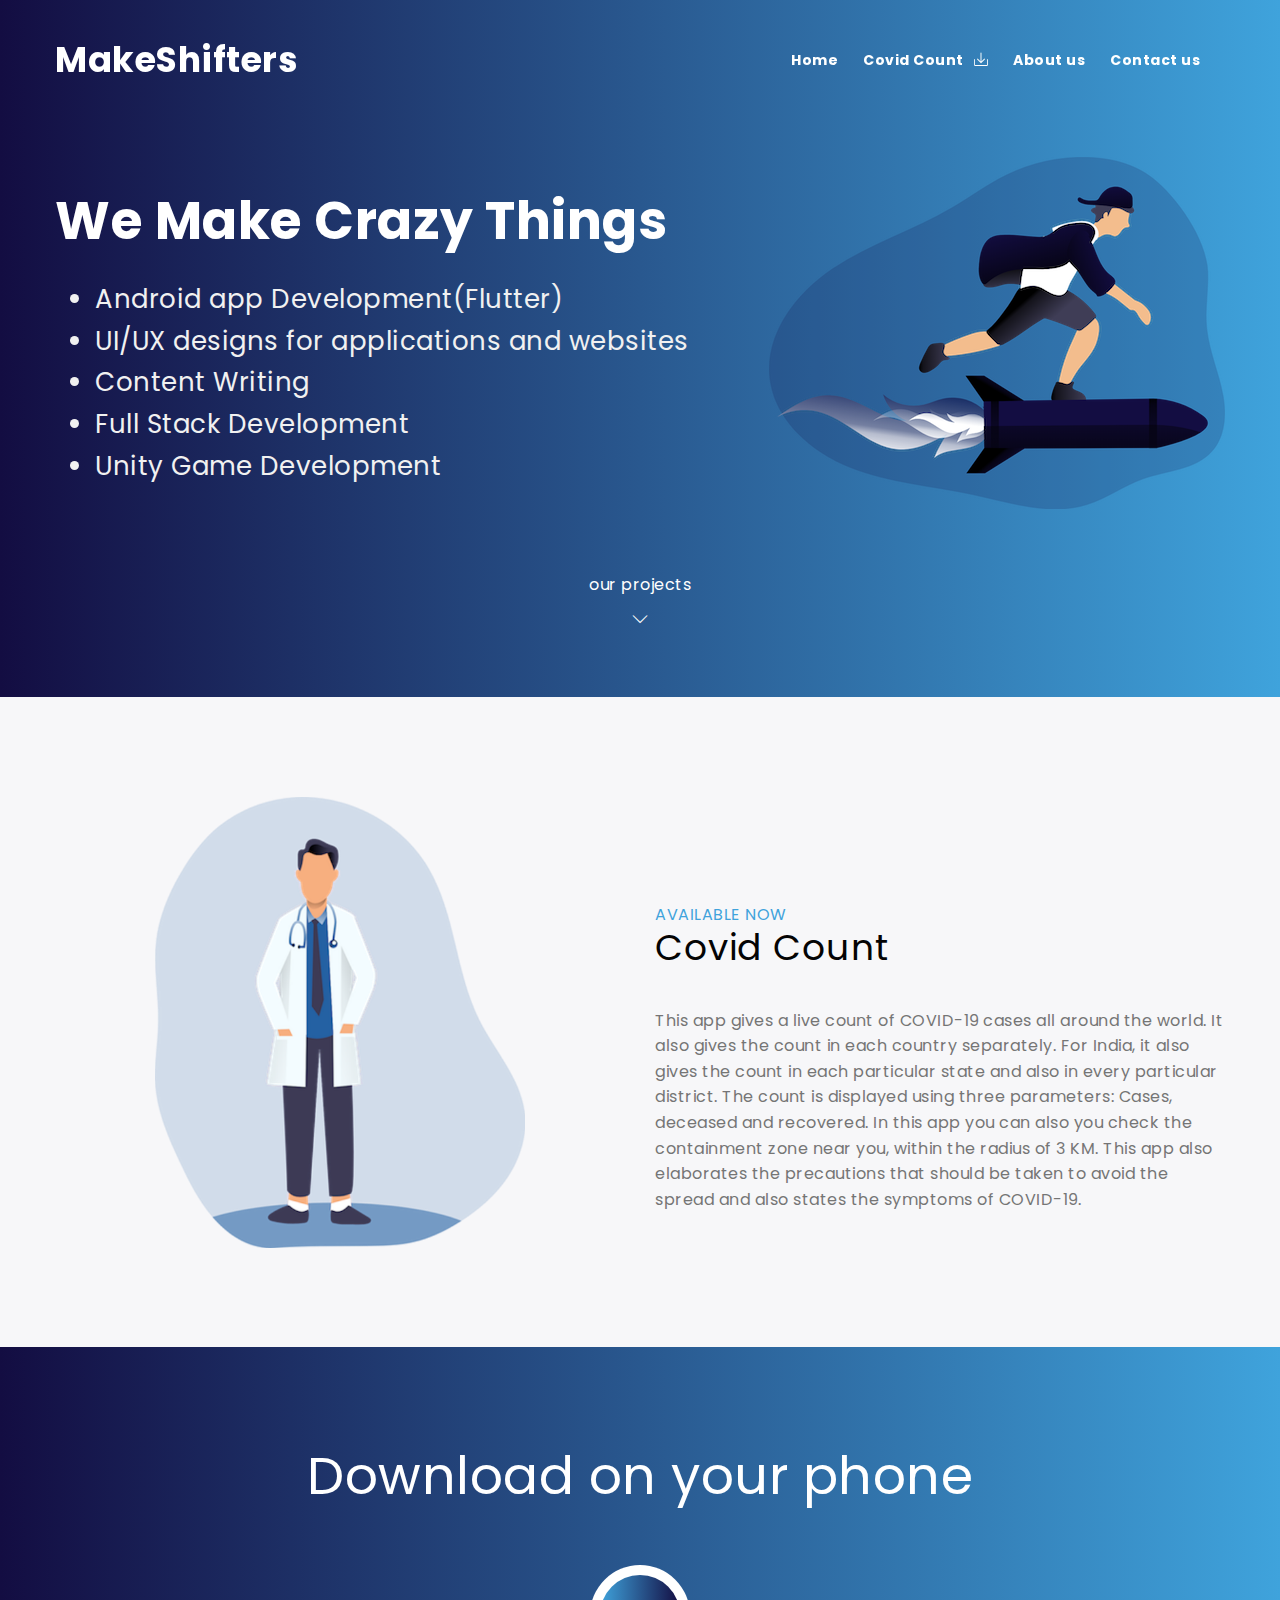
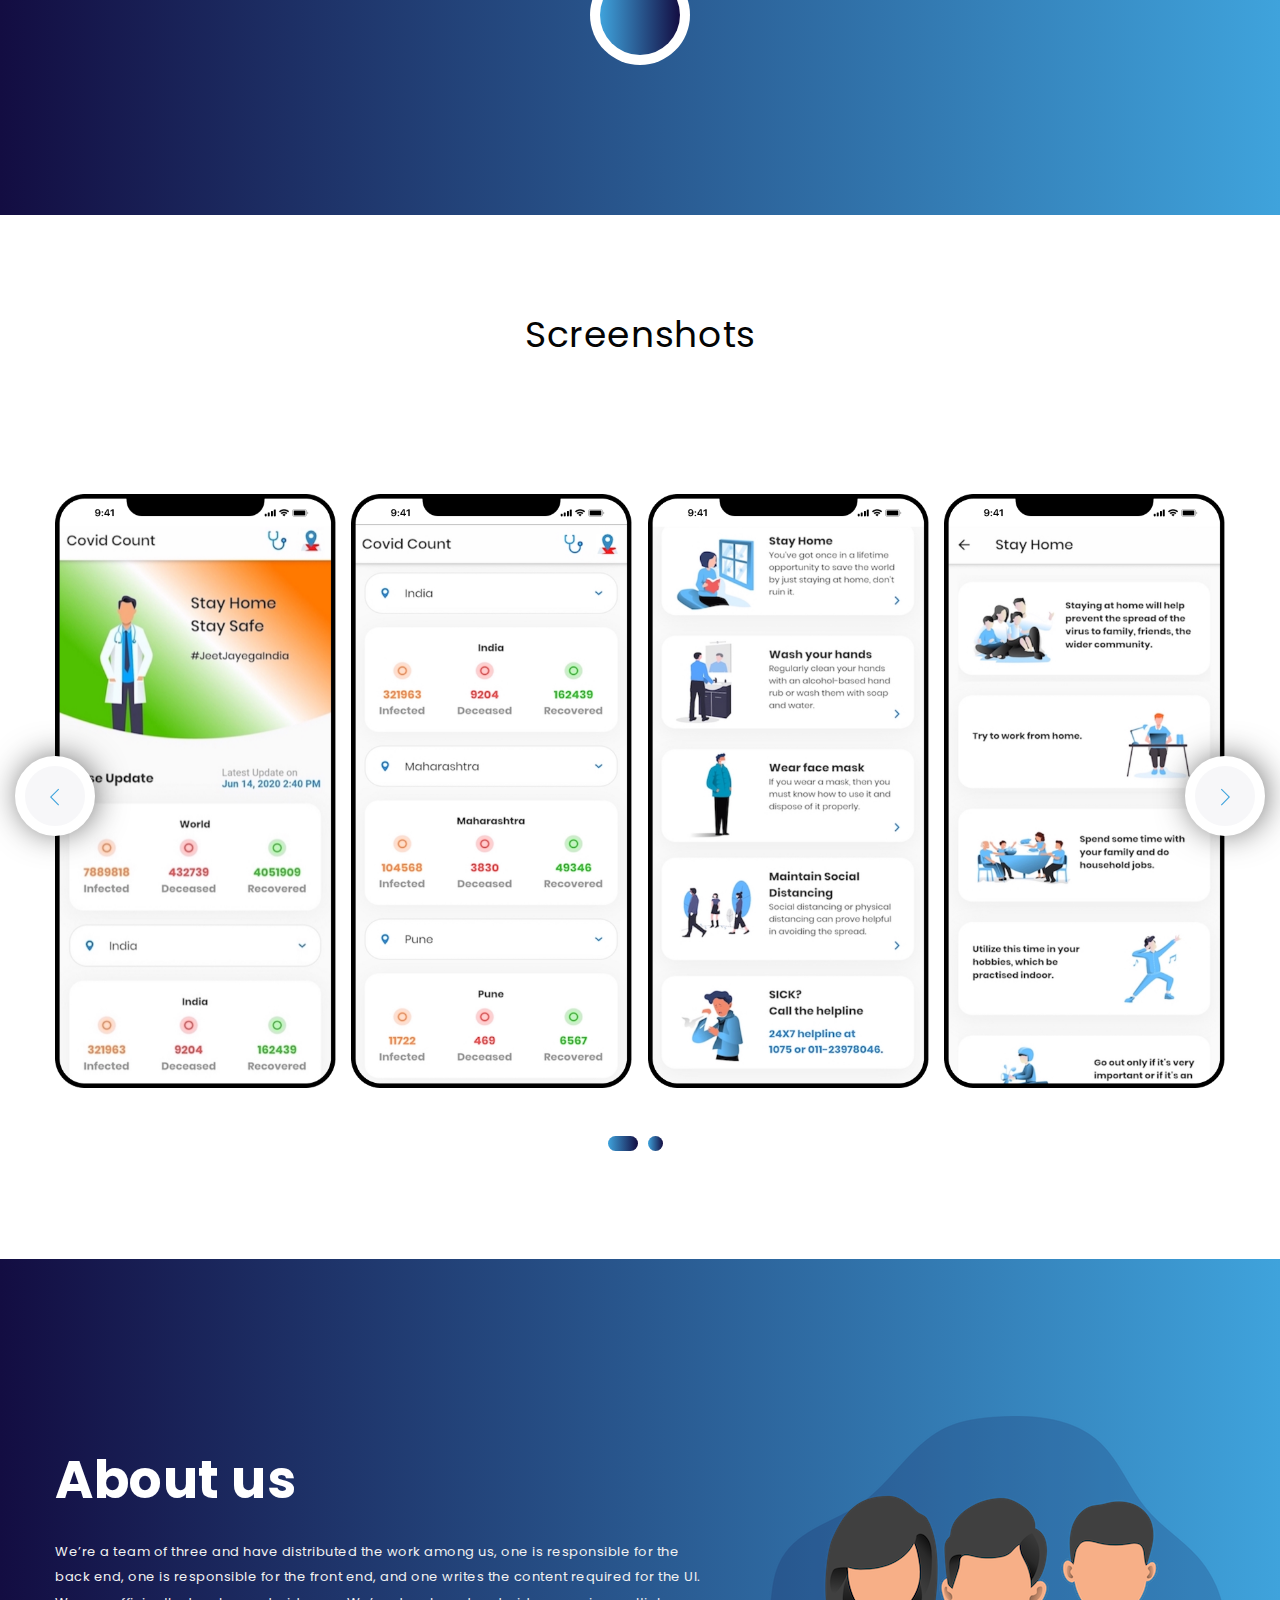
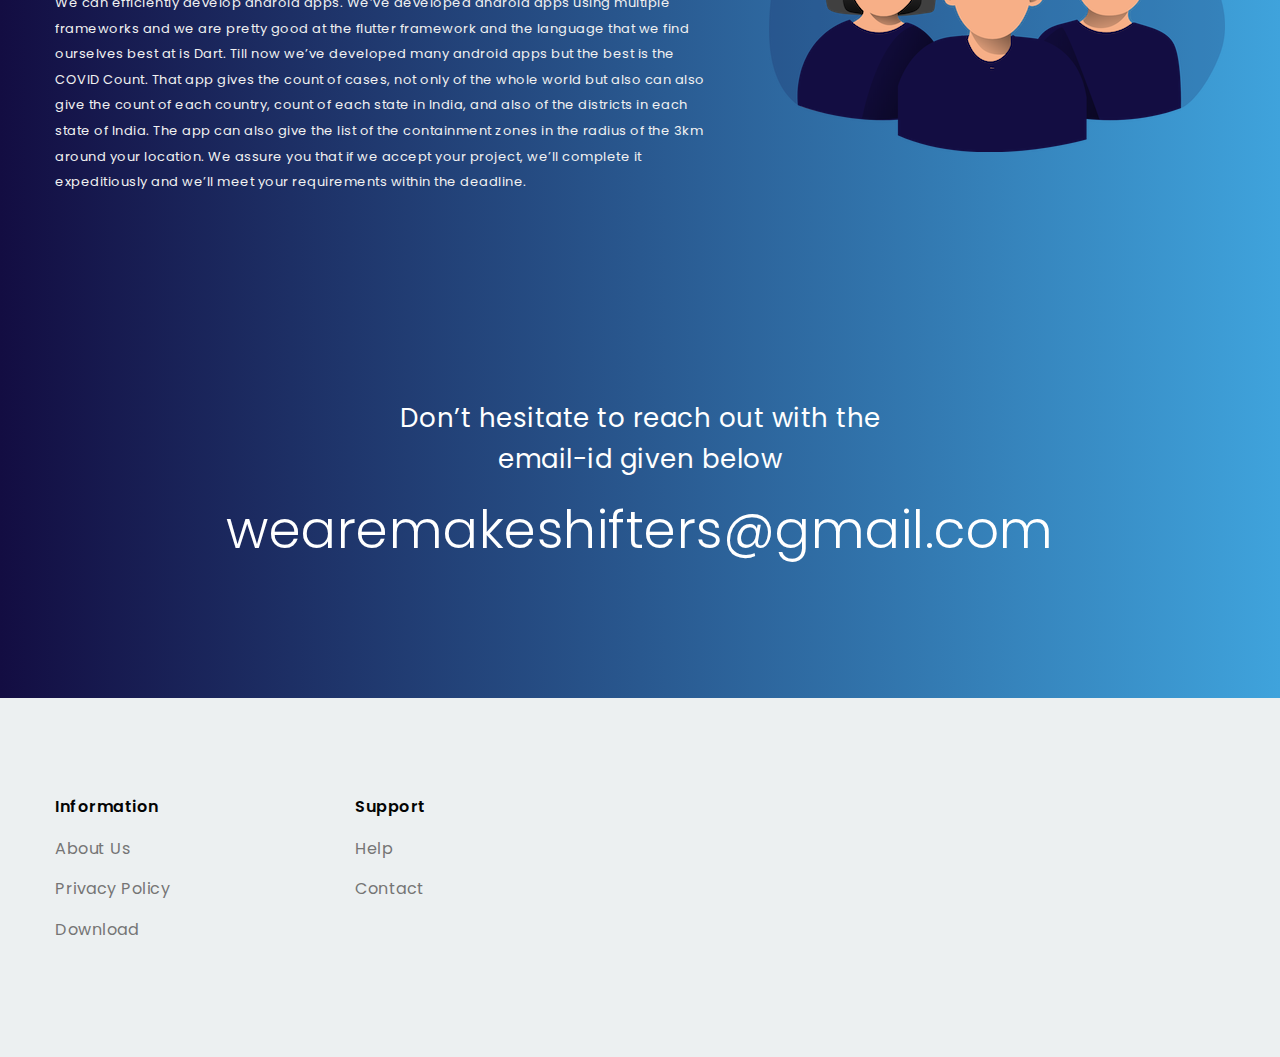
<file: index.html>
<!DOCTYPE html>
<html lang="zxx">
<head>
	<!-- Global site tag (gtag.js) - Google Analytics -->
<script async src="https://www.googletagmanager.com/gtag/js?id=UA-171828093-1"></script>
<script>
  window.dataLayer = window.dataLayer || [];
  function gtag(){dataLayer.push(arguments);}
  gtag('js', new Date());

  gtag('config', 'UA-171828093-1');
</script>
	<meta charset="utf-8">
	<title>MakeShifters</title>
	

	<meta name="description" content="--">


	<!-- Mobile Specific Meta -->
	<meta name="viewport" content="width=device-width, initial-scale=1">

	<!-- css-include -->

	<!-- boorstrap -->
	<link rel="stylesheet" type="text/css" href="assets/css/bootstrap.min.css">
	<!-- themify-icon.css -->
	<link rel="stylesheet" type="text/css" href="assets/css/themify-icons.css">
	<!-- animate.css -->
	<link rel="stylesheet" type="text/css" href="assets/css/animate.css">
	<!-- owl-carousel -->
	<link rel="stylesheet" type="text/css" href="assets/css/owl.carousel.css">
	<!-- video.min.css -->
	<link rel="stylesheet" type="text/css" href="assets/css/video.min.css">
	<!-- menu style -->
	<link rel="stylesheet" type="text/css" href="assets/css/menu.css">
	<!-- style -->
	<link rel="stylesheet" type="text/css" href="assets/css/style.css">
	<!-- responsive.css -->
	<link rel="stylesheet" type="text/css" href="assets/css/responsive.css">
	


</head>

<body>
	
		<header>
			<div id="main-menu"  class="main-menu-container tbg navbar-fixed-top">
				<div  class="main-menu">

					<div class="container">
						<div class="row">
							<div class="navbar navbar-default" role="navigation">
								<div class="container-fluid">
									<!-- Brand and toggle get grouped for better mobile display -->
									<div class="navbar-header">
										<button type="button" class="navbar-toggle collapsed" data-toggle="collapse" data-target="#bs-example-navbar-collapse-1">
											<span class="sr-only">Toggle navigation</span>
											<i class="ti-menu"></i>
										</button><!-- /.navbar-toggle collapsed -->
										<a class="navbar-brand text" href="#" style="padding: 25px 0px; font-size: 35px;">MakeShifters</a>
									</div><!-- /.navbar-header -->

									<!-- Collect the nav links, forms, and other content for toggling -->
									<nav class="collapse navbar-collapse navbar-right" id="bs-example-navbar-collapse-1">
										<ul id="main-nav" class="nav navbar-nav">
											<li><a href="#banner-area">Home</a></li>
											<li><a href="#projects">Covid Count<span class="ti-import"></span></a></li>
											<li><a href="#about">About us</a></li>
											<li><a href="#contact">Contact us</a></li>
										</ul><!-- /#main-nav -->
									</nav><!-- /.navbar-collapse -->
								</div><!-- /.container-fluid -->
							</div><!-- /.navbar navbar-default -->
						</div><!-- /.row -->
					</div><!-- /.container -->
				</div><!-- /.full-main-menu -->
			</div><!-- #main-menu -->
			<!-- Main Menu end -->
		</header> <!-- .cd-auto-hide-header -->
	<!-- End of Header 
		============================================= -->




	<!-- Start of banner section 
		============================================= -->
		<section id="banner-area" class="banner-area-section home-2">
			<div class="container">
				<div class="row">
					<div class="banner-area-content">
						<div class="banner-area-head">
							<h1 class="pb30"><b>We Make Crazy Things</b></h1>
							<div  class="banner-text pb40">
								<span><ul style="text-align: left;">
  <li>Android app Development(Flutter)</li>
  <li>UI/UX designs for applications and websites</li>
  <li>Content Writing</li>
  <li>Full Stack Development</li>
  <li>Unity Game Development</li>

</ul>  </span>
							</div>
							<div class="download-store ul-li">
								
							</div> 

							<div class="banner-mock-up home-1 zooming">
								<img src="assets/img/mock-up/rocket_boy.png" alt="img">
							</div>

						</div>
						<div style="width: 100%; text-align: center; margin-top: 3%;color: white">
<a href="#projects"><p>our projects</p>		
<span class="ti-angle-down"></span></a>
</div><!-- /banner-area-head -->
					</div><!-- /banner-area-content -->
				</div><!-- /row -->
			</div><!-- /.container -->
		</section>
	<!-- End of banner section  
		============================================= -->




	<!-- Start of features section 
		============================================= -->
		



	<!-- Start of About Section 
		============================================= -->
		<section id="projects" class="about-section">
			<div class="container">
				<div class="row section-content">
					<div class="about-section-content">
						<div class="row">
							<div class="col-md-6">
								<div class="about-left-img zooming">
									<img src="assets/img/mock-up/doctor (1).png" alt="img">
								</div>
							</div>
							<!-- //col-sm-6 -->

							<div class="col-md-6">
								<div class="about-section-text">
									<div class="section-title text-left pb50">
										<span class="title-text pink text-uppercase">AVAILABLE NOW</span>
										<h1 class="title deep-black pb40">Covid Count</h1>
										<span class="title-dec">
											This app gives a live count of COVID-19 cases all around the world. It also gives the count in each country separately. For India, it also gives the count in each particular state and also in every particular district. The count is displayed using three parameters: Cases, deceased and recovered. In this app you can also you check the containment zone near you, within the radius of 3 KM. This app also elaborates the precautions that should be taken to avoid the spread and also states the symptoms of COVID-19.
										</span>
									</div>
									<!-- //section-title -->
									<!--<div class="download-store ul-li">
										<ul class="store-list">
											/<li><a href="https://play.google.com/store?hl=en" target="blank"><img src="assets/img/store/google.png"></a></li>
											<li><a href="https://itunes.apple.com/us/app/apple-store/id375380948?mt=8" target="blank"><img src="assets/img/store/apple.png"></a></li>
										</ul>
									</div>-->
								</div>
								<!-- //about-section-text -->
							</div>
							<!-- //col-sm-6 -->
						</div>
					</div>
					<!-- //about-section-content -->
				</div><!-- /row -->
			</div><!-- /container -->
		</section>
	<!-- End of About Section  
		============================================= -->






	




	<!-- Start of how to install   
		============================================= -->
		<section id="extra-features" class="how-to-install">
			<div class="container">
				<div class="row section-content">
					<div class="how-to-install-content">
						<div class="title-install text-center pb60">
							<h2>Download on your phone</h2>
						</div>
						<!-- // title-install -->
						<div class="install-play text-center">
							<a class="popup-with-zoom-anim" href="CovidCount.apk"><span class="orange-gred ti-import"></span></a>
						</div>
						<!-- // install-play -->
					</div>
				</div><!-- /row -->
			</div><!-- /container -->
		</section>
	<!-- End of how to install   
		============================================= -->




	<!-- Start of showcase section  
		============================================= -->
		<section id="showcase" class="showcase-section">
			<div class="container">
				<div class="row section-content">
					<div class="showcase-content">
						<div class="section-title text-center pb50">
							
							<h1 class="title deep-black pb40">Screenshots</h1>
						</div>
						<!-- //section-title -->
						<div class="showcase-slider">
							<div class="showcase-img">
								<img src="assets/img/showcase/Google Pixel 2 XL - 1.png" alt="img">
							</div>
							<div class="showcase-img">
								<img src="assets/img/showcase/Google Pixel 2 XL - 2.png" alt="img">
							</div>
							<div class="showcase-img">
								<img src="assets/img/showcase/Google Pixel 2 XL - 3.png" alt="img">
							</div>
							<div class="showcase-img">
								<img src="assets/img/showcase/Google Pixel 2 XL - 4.png" alt="img">
							</div>
							<div class="showcase-img">
								<img src="assets/img/showcase/Google Pixel 2 XL - 5.png" alt="img">
							</div>
							
						</div>
					</div><!-- /showcase-content -->
				</div><!-- /row -->
			</div><!-- /container -->
		</section>
	<!-- End of showcase section     
		============================================= -->




	 


<section id="about" class="banner-area-section home-2">
			<div class="container">
				<div class="row">
					<div class="banner-area-content">
						<div class="banner-area-head">
							<h1 class="pb30"><b>About us</b></h1>
							<div  class="banner-text pb40">
								<span style="font-size: 13px">We’re a team of three and have distributed the work among us, one is responsible for the back end, one is responsible for the front end, and one writes the content required for the UI. We can efficiently develop android apps. We’ve developed android apps using multiple frameworks and we are pretty good at the flutter framework and the language that we find ourselves best at is Dart. Till now we’ve developed many android apps but the best is the COVID Count. That app gives the count of cases, not only of the whole world but also can also give the count of each country, count of each state in India, and also of the districts in each state of India. The app can also give the list of the containment zones in the radius of the 3km around your location. We assure you that if we accept your project, we’ll complete it expeditiously and we’ll meet your requirements within the deadline.</span>
							</div>
							 

							<div class="banner-mock-up home-1 zooming">
								<img src="assets/img/mock-up/user_group.png" alt="img">
							</div>

						</div>
						<!-- /banner-area-head -->
					</div><!-- /banner-area-content -->
				</div><!-- /row -->
			</div><!-- /.container -->
		</section>


	




	<!-- Start of download        
		============================================= -->
		<section id="contact" class="download-section">
			<div class="container">
				<div class="row section-content">
					<div class="download-area-content  text-center">
						
						<div class="download-area-text  pb20">
							<span>Don’t hesitate to reach out with the email-id given below</span>
						</div>
						<div class="download-now pb40">
							<h3>wearemakeshifters@gmail.com</h3>
						</div>
						
					</div>
				</div><!--  /row -->
			</div><!--  /container -->
		</section>
	<!-- End of  download        
		============================================= -->




	




	<!-- Start of footer section        
		============================================= -->
		<footer>
			<section id="footer-area" class="footer-area-section">
				<div class="container">
					<div class="row section-content">
						<div class="footer-area-content">
							<div class="row">
								
								<!-- //col-sm-4 -->

								<div class="col-md-3 col-sm-6">
									<div class="footer-service-list">
										<div class="footer-widget pb20">
											<h2 class="widgettile deep-black">Information</h2>
										</div>
										<div class="service-list ul-li ul-li-block">
											<ul class="service-list-item">
												<li><a href="#about">About Us</a></li>
												<li><a href="#">Privacy Policy</a></li>
												<li><a href="#projects">Download</a></li>
											</ul>
										</div>
									</div>
									<!-- //1st service -->
								</div>


								<div class="col-md-3 col-sm-6">
									<div class="footer-service-list">
										<div class="footer-widget pb20">
											<h2 class="widgettile deep-black">Support</h2>
										</div>
										<div class="service-list ul-li ul-li-block">
											<ul class="service-list-item">
												
												<li><a href="#contact">Help</a></li>
												<li><a href="#contact">Contact</a></li>
											</ul>
										</div>
									</div>
								</div>
								<!-- //col-sm-4 -->

								

							</div>
						</div><!--  //row -->
					</div><!--  //footer-area-content -->
				</div><!--  //container -->
			</section>
		</footer>
	<!-- End of footer section        
		============================================= -->


		<!--  Js Library -->
		<script type="text/javascript" src="assets/js/jquery-2.1.4.min.js"></script>
		<!-- Include  for bootstrap -->
		<script type="text/javascript" src="assets/js/bootstrap.min.js"></script>
		<!-- Include Owl-carousel -->
		<script type="text/javascript" src="assets/js/owl.carousel.min.js"></script>
		<!-- Include OnePagenNav -->
		<!-- <script type="text/javascript" src="assets/js/OnePagenNav.js"></script> -->
		<!-- Include jquery.magnific-popup.min.js-->
		<script type="text/javascript" src="assets/js/jquery.magnific-popup.min.js"></script>
		<!-- Include script.js-->
		<script type="text/javascript" src="assets/js/script.js"></script>

	</body>
	</html>
</file>
<file: assets/css/themify-icons.css>
@font-face {
	font-family: 'themify';
	src:url('../fonts/themify.eot?-fvbane');
	src:url('../fonts/themify.eot?#iefix-fvbane') format('embedded-opentype'),
		url('../fonts/themify.woff?-fvbane') format('woff'),
		url('../fonts/themify.ttf?-fvbane') format('truetype'),
		url('../fonts/themify.svg?-fvbane#themify') format('svg');
	font-weight: normal;
	font-style: normal;
}

[class^="ti-"], [class*=" ti-"] {
	font-family: 'themify';
	speak: none;
	font-style: normal;
	font-weight: normal;
	font-variant: normal;
	text-transform: none;
	line-height: 1;

	/* Better Font Rendering =========== */
	-webkit-font-smoothing: antialiased;
	-moz-osx-font-smoothing: grayscale;
}

.ti-wand:before {
	content: "\e600";
}
.ti-volume:before {
	content: "\e601";
}
.ti-user:before {
	content: "\e602";
}
.ti-unlock:before {
	content: "\e603";
}
.ti-unlink:before {
	content: "\e604";
}
.ti-trash:before {
	content: "\e605";
}
.ti-thought:before {
	content: "\e606";
}
.ti-target:before {
	content: "\e607";
}
.ti-tag:before {
	content: "\e608";
}
.ti-tablet:before {
	content: "\e609";
}
.ti-star:before {
	content: "\e60a";
}
.ti-spray:before {
	content: "\e60b";
}
.ti-signal:before {
	content: "\e60c";
}
.ti-shopping-cart:before {
	content: "\e60d";
}
.ti-shopping-cart-full:before {
	content: "\e60e";
}
.ti-settings:before {
	content: "\e60f";
}
.ti-search:before {
	content: "\e610";
}
.ti-zoom-in:before {
	content: "\e611";
}
.ti-zoom-out:before {
	content: "\e612";
}
.ti-cut:before {
	content: "\e613";
}
.ti-ruler:before {
	content: "\e614";
}
.ti-ruler-pencil:before {
	content: "\e615";
}
.ti-ruler-alt:before {
	content: "\e616";
}
.ti-bookmark:before {
	content: "\e617";
}
.ti-bookmark-alt:before {
	content: "\e618";
}
.ti-reload:before {
	content: "\e619";
}
.ti-plus:before {
	content: "\e61a";
}
.ti-pin:before {
	content: "\e61b";
}
.ti-pencil:before {
	content: "\e61c";
}
.ti-pencil-alt:before {
	content: "\e61d";
}
.ti-paint-roller:before {
	content: "\e61e";
}
.ti-paint-bucket:before {
	content: "\e61f";
}
.ti-na:before {
	content: "\e620";
}
.ti-mobile:before {
	content: "\e621";
}
.ti-minus:before {
	content: "\e622";
}
.ti-medall:before {
	content: "\e623";
}
.ti-medall-alt:before {
	content: "\e624";
}
.ti-marker:before {
	content: "\e625";
}
.ti-marker-alt:before {
	content: "\e626";
}
.ti-arrow-up:before {
	content: "\e627";
}
.ti-arrow-right:before {
	content: "\e628";
}
.ti-arrow-left:before {
	content: "\e629";
}
.ti-arrow-down:before {
	content: "\e62a";
}
.ti-lock:before {
	content: "\e62b";
}
.ti-location-arrow:before {
	content: "\e62c";
}
.ti-link:before {
	content: "\e62d";
}
.ti-layout:before {
	content: "\e62e";
}
.ti-layers:before {
	content: "\e62f";
}
.ti-layers-alt:before {
	content: "\e630";
}
.ti-key:before {
	content: "\e631";
}
.ti-import:before {
	content: "\e632";
}
.ti-image:before {
	content: "\e633";
}
.ti-heart:before {
	content: "\e634";
}
.ti-heart-broken:before {
	content: "\e635";
}
.ti-hand-stop:before {
	content: "\e636";
}
.ti-hand-open:before {
	content: "\e637";
}
.ti-hand-drag:before {
	content: "\e638";
}
.ti-folder:before {
	content: "\e639";
}
.ti-flag:before {
	content: "\e63a";
}
.ti-flag-alt:before {
	content: "\e63b";
}
.ti-flag-alt-2:before {
	content: "\e63c";
}
.ti-eye:before {
	content: "\e63d";
}
.ti-export:before {
	content: "\e63e";
}
.ti-exchange-vertical:before {
	content: "\e63f";
}
.ti-desktop:before {
	content: "\e640";
}
.ti-cup:before {
	content: "\e641";
}
.ti-crown:before {
	content: "\e642";
}
.ti-comments:before {
	content: "\e643";
}
.ti-comment:before {
	content: "\e644";
}
.ti-comment-alt:before {
	content: "\e645";
}
.ti-close:before {
	content: "\e646";
}
.ti-clip:before {
	content: "\e647";
}
.ti-angle-up:before {
	content: "\e648";
}
.ti-angle-right:before {
	content: "\e649";
}
.ti-angle-left:before {
	content: "\e64a";
}
.ti-angle-down:before {
	content: "\e64b";
}
.ti-check:before {
	content: "\e64c";
}
.ti-check-box:before {
	content: "\e64d";
}
.ti-camera:before {
	content: "\e64e";
}
.ti-announcement:before {
	content: "\e64f";
}
.ti-brush:before {
	content: "\e650";
}
.ti-briefcase:before {
	content: "\e651";
}
.ti-bolt:before {
	content: "\e652";
}
.ti-bolt-alt:before {
	content: "\e653";
}
.ti-blackboard:before {
	content: "\e654";
}
.ti-bag:before {
	content: "\e655";
}
.ti-move:before {
	content: "\e656";
}
.ti-arrows-vertical:before {
	content: "\e657";
}
.ti-arrows-horizontal:before {
	content: "\e658";
}
.ti-fullscreen:before {
	content: "\e659";
}
.ti-arrow-top-right:before {
	content: "\e65a";
}
.ti-arrow-top-left:before {
	content: "\e65b";
}
.ti-arrow-circle-up:before {
	content: "\e65c";
}
.ti-arrow-circle-right:before {
	content: "\e65d";
}
.ti-arrow-circle-left:before {
	content: "\e65e";
}
.ti-arrow-circle-down:before {
	content: "\e65f";
}
.ti-angle-double-up:before {
	content: "\e660";
}
.ti-angle-double-right:before {
	content: "\e661";
}
.ti-angle-double-left:before {
	content: "\e662";
}
.ti-angle-double-down:before {
	content: "\e663";
}
.ti-zip:before {
	content: "\e664";
}
.ti-world:before {
	content: "\e665";
}
.ti-wheelchair:before {
	content: "\e666";
}
.ti-view-list:before {
	content: "\e667";
}
.ti-view-list-alt:before {
	content: "\e668";
}
.ti-view-grid:before {
	content: "\e669";
}
.ti-uppercase:before {
	content: "\e66a";
}
.ti-upload:before {
	content: "\e66b";
}
.ti-underline:before {
	content: "\e66c";
}
.ti-truck:before {
	content: "\e66d";
}
.ti-timer:before {
	content: "\e66e";
}
.ti-ticket:before {
	content: "\e66f";
}
.ti-thumb-up:before {
	content: "\e670";
}
.ti-thumb-down:before {
	content: "\e671";
}
.ti-text:before {
	content: "\e672";
}
.ti-stats-up:before {
	content: "\e673";
}
.ti-stats-down:before {
	content: "\e674";
}
.ti-split-v:before {
	content: "\e675";
}
.ti-split-h:before {
	content: "\e676";
}
.ti-smallcap:before {
	content: "\e677";
}
.ti-shine:before {
	content: "\e678";
}
.ti-shift-right:before {
	content: "\e679";
}
.ti-shift-left:before {
	content: "\e67a";
}
.ti-shield:before {
	content: "\e67b";
}
.ti-notepad:before {
	content: "\e67c";
}
.ti-server:before {
	content: "\e67d";
}
.ti-quote-right:before {
	content: "\e67e";
}
.ti-quote-left:before {
	content: "\e67f";
}
.ti-pulse:before {
	content: "\e680";
}
.ti-printer:before {
	content: "\e681";
}
.ti-power-off:before {
	content: "\e682";
}
.ti-plug:before {
	content: "\e683";
}
.ti-pie-chart:before {
	content: "\e684";
}
.ti-paragraph:before {
	content: "\e685";
}
.ti-panel:before {
	content: "\e686";
}
.ti-package:before {
	content: "\e687";
}
.ti-music:before {
	content: "\e688";
}
.ti-music-alt:before {
	content: "\e689";
}
.ti-mouse:before {
	content: "\e68a";
}
.ti-mouse-alt:before {
	content: "\e68b";
}
.ti-money:before {
	content: "\e68c";
}
.ti-microphone:before {
	content: "\e68d";
}
.ti-menu:before {
	content: "\e68e";
}
.ti-menu-alt:before {
	content: "\e68f";
}
.ti-map:before {
	content: "\e690";
}
.ti-map-alt:before {
	content: "\e691";
}
.ti-loop:before {
	content: "\e692";
}
.ti-location-pin:before {
	content: "\e693";
}
.ti-list:before {
	content: "\e694";
}
.ti-light-bulb:before {
	content: "\e695";
}
.ti-Italic:before {
	content: "\e696";
}
.ti-info:before {
	content: "\e697";
}
.ti-infinite:before {
	content: "\e698";
}
.ti-id-badge:before {
	content: "\e699";
}
.ti-hummer:before {
	content: "\e69a";
}
.ti-home:before {
	content: "\e69b";
}
.ti-help:before {
	content: "\e69c";
}
.ti-headphone:before {
	content: "\e69d";
}
.ti-harddrives:before {
	content: "\e69e";
}
.ti-harddrive:before {
	content: "\e69f";
}
.ti-gift:before {
	content: "\e6a0";
}
.ti-game:before {
	content: "\e6a1";
}
.ti-filter:before {
	content: "\e6a2";
}
.ti-files:before {
	content: "\e6a3";
}
.ti-file:before {
	content: "\e6a4";
}
.ti-eraser:before {
	content: "\e6a5";
}
.ti-envelope:before {
	content: "\e6a6";
}
.ti-download:before {
	content: "\e6a7";
}
.ti-direction:before {
	content: "\e6a8";
}
.ti-direction-alt:before {
	content: "\e6a9";
}
.ti-dashboard:before {
	content: "\e6aa";
}
.ti-control-stop:before {
	content: "\e6ab";
}
.ti-control-shuffle:before {
	content: "\e6ac";
}
.ti-control-play:before {
	content: "\e6ad";
}
.ti-control-pause:before {
	content: "\e6ae";
}
.ti-control-forward:before {
	content: "\e6af";
}
.ti-control-backward:before {
	content: "\e6b0";
}
.ti-cloud:before {
	content: "\e6b1";
}
.ti-cloud-up:before {
	content: "\e6b2";
}
.ti-cloud-down:before {
	content: "\e6b3";
}
.ti-clipboard:before {
	content: "\e6b4";
}
.ti-car:before {
	content: "\e6b5";
}
.ti-calendar:before {
	content: "\e6b6";
}
.ti-book:before {
	content: "\e6b7";
}
.ti-bell:before {
	content: "\e6b8";
}
.ti-basketball:before {
	content: "\e6b9";
}
.ti-bar-chart:before {
	content: "\e6ba";
}
.ti-bar-chart-alt:before {
	content: "\e6bb";
}
.ti-back-right:before {
	content: "\e6bc";
}
.ti-back-left:before {
	content: "\e6bd";
}
.ti-arrows-corner:before {
	content: "\e6be";
}
.ti-archive:before {
	content: "\e6bf";
}
.ti-anchor:before {
	content: "\e6c0";
}
.ti-align-right:before {
	content: "\e6c1";
}
.ti-align-left:before {
	content: "\e6c2";
}
.ti-align-justify:before {
	content: "\e6c3";
}
.ti-align-center:before {
	content: "\e6c4";
}
.ti-alert:before {
	content: "\e6c5";
}
.ti-alarm-clock:before {
	content: "\e6c6";
}
.ti-agenda:before {
	content: "\e6c7";
}
.ti-write:before {
	content: "\e6c8";
}
.ti-window:before {
	content: "\e6c9";
}
.ti-widgetized:before {
	content: "\e6ca";
}
.ti-widget:before {
	content: "\e6cb";
}
.ti-widget-alt:before {
	content: "\e6cc";
}
.ti-wallet:before {
	content: "\e6cd";
}
.ti-video-clapper:before {
	content: "\e6ce";
}
.ti-video-camera:before {
	content: "\e6cf";
}
.ti-vector:before {
	content: "\e6d0";
}
.ti-themify-logo:before {
	content: "\e6d1";
}
.ti-themify-favicon:before {
	content: "\e6d2";
}
.ti-themify-favicon-alt:before {
	content: "\e6d3";
}
.ti-support:before {
	content: "\e6d4";
}
.ti-stamp:before {
	content: "\e6d5";
}
.ti-split-v-alt:before {
	content: "\e6d6";
}
.ti-slice:before {
	content: "\e6d7";
}
.ti-shortcode:before {
	content: "\e6d8";
}
.ti-shift-right-alt:before {
	content: "\e6d9";
}
.ti-shift-left-alt:before {
	content: "\e6da";
}
.ti-ruler-alt-2:before {
	content: "\e6db";
}
.ti-receipt:before {
	content: "\e6dc";
}
.ti-pin2:before {
	content: "\e6dd";
}
.ti-pin-alt:before {
	content: "\e6de";
}
.ti-pencil-alt2:before {
	content: "\e6df";
}
.ti-palette:before {
	content: "\e6e0";
}
.ti-more:before {
	content: "\e6e1";
}
.ti-more-alt:before {
	content: "\e6e2";
}
.ti-microphone-alt:before {
	content: "\e6e3";
}
.ti-magnet:before {
	content: "\e6e4";
}
.ti-line-double:before {
	content: "\e6e5";
}
.ti-line-dotted:before {
	content: "\e6e6";
}
.ti-line-dashed:before {
	content: "\e6e7";
}
.ti-layout-width-full:before {
	content: "\e6e8";
}
.ti-layout-width-default:before {
	content: "\e6e9";
}
.ti-layout-width-default-alt:before {
	content: "\e6ea";
}
.ti-layout-tab:before {
	content: "\e6eb";
}
.ti-layout-tab-window:before {
	content: "\e6ec";
}
.ti-layout-tab-v:before {
	content: "\e6ed";
}
.ti-layout-tab-min:before {
	content: "\e6ee";
}
.ti-layout-slider:before {
	content: "\e6ef";
}
.ti-layout-slider-alt:before {
	content: "\e6f0";
}
.ti-layout-sidebar-right:before {
	content: "\e6f1";
}
.ti-layout-sidebar-none:before {
	content: "\e6f2";
}
.ti-layout-sidebar-left:before {
	content: "\e6f3";
}
.ti-layout-placeholder:before {
	content: "\e6f4";
}
.ti-layout-menu:before {
	content: "\e6f5";
}
.ti-layout-menu-v:before {
	content: "\e6f6";
}
.ti-layout-menu-separated:before {
	content: "\e6f7";
}
.ti-layout-menu-full:before {
	content: "\e6f8";
}
.ti-layout-media-right-alt:before {
	content: "\e6f9";
}
.ti-layout-media-right:before {
	content: "\e6fa";
}
.ti-layout-media-overlay:before {
	content: "\e6fb";
}
.ti-layout-media-overlay-alt:before {
	content: "\e6fc";
}
.ti-layout-media-overlay-alt-2:before {
	content: "\e6fd";
}
.ti-layout-media-left-alt:before {
	content: "\e6fe";
}
.ti-layout-media-left:before {
	content: "\e6ff";
}
.ti-layout-media-center-alt:before {
	content: "\e700";
}
.ti-layout-media-center:before {
	content: "\e701";
}
.ti-layout-list-thumb:before {
	content: "\e702";
}
.ti-layout-list-thumb-alt:before {
	content: "\e703";
}
.ti-layout-list-post:before {
	content: "\e704";
}
.ti-layout-list-large-image:before {
	content: "\e705";
}
.ti-layout-line-solid:before {
	content: "\e706";
}
.ti-layout-grid4:before {
	content: "\e707";
}
.ti-layout-grid3:before {
	content: "\e708";
}
.ti-layout-grid2:before {
	content: "\e709";
}
.ti-layout-grid2-thumb:before {
	content: "\e70a";
}
.ti-layout-cta-right:before {
	content: "\e70b";
}
.ti-layout-cta-left:before {
	content: "\e70c";
}
.ti-layout-cta-center:before {
	content: "\e70d";
}
.ti-layout-cta-btn-right:before {
	content: "\e70e";
}
.ti-layout-cta-btn-left:before {
	content: "\e70f";
}
.ti-layout-column4:before {
	content: "\e710";
}
.ti-layout-column3:before {
	content: "\e711";
}
.ti-layout-column2:before {
	content: "\e712";
}
.ti-layout-accordion-separated:before {
	content: "\e713";
}
.ti-layout-accordion-merged:before {
	content: "\e714";
}
.ti-layout-accordion-list:before {
	content: "\e715";
}
.ti-ink-pen:before {
	content: "\e716";
}
.ti-info-alt:before {
	content: "\e717";
}
.ti-help-alt:before {
	content: "\e718";
}
.ti-headphone-alt:before {
	content: "\e719";
}
.ti-hand-point-up:before {
	content: "\e71a";
}
.ti-hand-point-right:before {
	content: "\e71b";
}
.ti-hand-point-left:before {
	content: "\e71c";
}
.ti-hand-point-down:before {
	content: "\e71d";
}
.ti-gallery:before {
	content: "\e71e";
}
.ti-face-smile:before {
	content: "\e71f";
}
.ti-face-sad:before {
	content: "\e720";
}
.ti-credit-card:before {
	content: "\e721";
}
.ti-control-skip-forward:before {
	content: "\e722";
}
.ti-control-skip-backward:before {
	content: "\e723";
}
.ti-control-record:before {
	content: "\e724";
}
.ti-control-eject:before {
	content: "\e725";
}
.ti-comments-smiley:before {
	content: "\e726";
}
.ti-brush-alt:before {
	content: "\e727";
}
.ti-youtube:before {
	content: "\e728";
}
.ti-vimeo:before {
	content: "\e729";
}
.ti-twitter:before {
	content: "\e72a";
}
.ti-time:before {
	content: "\e72b";
}
.ti-tumblr:before {
	content: "\e72c";
}
.ti-skype:before {
	content: "\e72d";
}
.ti-share:before {
	content: "\e72e";
}
.ti-share-alt:before {
	content: "\e72f";
}
.ti-rocket:before {
	content: "\e730";
}
.ti-pinterest:before {
	content: "\e731";
}
.ti-new-window:before {
	content: "\e732";
}
.ti-microsoft:before {
	content: "\e733";
}
.ti-list-ol:before {
	content: "\e734";
}
.ti-linkedin:before {
	content: "\e735";
}
.ti-layout-sidebar-2:before {
	content: "\e736";
}
.ti-layout-grid4-alt:before {
	content: "\e737";
}
.ti-layout-grid3-alt:before {
	content: "\e738";
}
.ti-layout-grid2-alt:before {
	content: "\e739";
}
.ti-layout-column4-alt:before {
	content: "\e73a";
}
.ti-layout-column3-alt:before {
	content: "\e73b";
}
.ti-layout-column2-alt:before {
	content: "\e73c";
}
.ti-instagram:before {
	content: "\e73d";
}
.ti-google:before {
	content: "\e73e";
}
.ti-github:before {
	content: "\e73f";
}
.ti-flickr:before {
	content: "\e740";
}
.ti-facebook:before {
	content: "\e741";
}
.ti-dropbox:before {
	content: "\e742";
}
.ti-dribbble:before {
	content: "\e743";
}
.ti-apple:before {
	content: "\e744";
}
.ti-android:before {
	content: "\e745";
}
.ti-save:before {
	content: "\e746";
}
.ti-save-alt:before {
	content: "\e747";
}
.ti-yahoo:before {
	content: "\e748";
}
.ti-wordpress:before {
	content: "\e749";
}
.ti-vimeo-alt:before {
	content: "\e74a";
}
.ti-twitter-alt:before {
	content: "\e74b";
}
.ti-tumblr-alt:before {
	content: "\e74c";
}
.ti-trello:before {
	content: "\e74d";
}
.ti-stack-overflow:before {
	content: "\e74e";
}
.ti-soundcloud:before {
	content: "\e74f";
}
.ti-sharethis:before {
	content: "\e750";
}
.ti-sharethis-alt:before {
	content: "\e751";
}
.ti-reddit:before {
	content: "\e752";
}
.ti-pinterest-alt:before {
	content: "\e753";
}
.ti-microsoft-alt:before {
	content: "\e754";
}
.ti-linux:before {
	content: "\e755";
}
.ti-jsfiddle:before {
	content: "\e756";
}
.ti-joomla:before {
	content: "\e757";
}
.ti-html5:before {
	content: "\e758";
}
.ti-flickr-alt:before {
	content: "\e759";
}
.ti-email:before {
	content: "\e75a";
}
.ti-drupal:before {
	content: "\e75b";
}
.ti-dropbox-alt:before {
	content: "\e75c";
}
.ti-css3:before {
	content: "\e75d";
}
.ti-rss:before {
	content: "\e75e";
}
.ti-rss-alt:before {
	content: "\e75f";
}
</file>
<file: assets/css/menu.css>
.main-menu-container {
  min-height: 68px;
}
.main-menu {
  z-index: 999;
}
.menu-bg-overlay {
  background: rgba(0, 0, 0, 0) -webkit-linear-gradient(left, #3fa3dc 0%, #130d42 100%) repeat scroll 0 0;
  background: rgba(0, 0, 0, 0) linear-gradient(to right, #130d42 0%, #3fa3dc 100%) repeat scroll 0 0;
  transition: .3s all ease-in-out;
}
.navbar-default .navbar-brand {
  padding: 8px 15px;
}
a.navbar-brand {
  color: #4e93e6;
  font-size: 42px;
  font-weight: 700;
  font-family: 'Poppins';
}
.menu-bg-overlay .navbar-default .navbar-brand {
  color: #4e93e6;
}
.navbar-default .navbar-brand:hover, 
.navbar-default .navbar-brand:focus {
  color: #4e93e6;
}
.main-menu-container.tbg .navbar-default .navbar-brand {
  color: #fff;
}
.navbar-default .navbar-brand span { 
  color: #4e93e6;
}

.main-menu .navbar-default .navbar-nav>li>a {
  color: #161616;
  font-size: 14px;
  padding: 25px 0px;
  font-family: 'Poppins';
  position: relative;
  font-weight: 700;
  margin: 0px 10px 0px 15px;
}
.main-menu .navbar-default .navbar-nav>li>a:after  {
  position: absolute;
  content: '';
  top: 50px;
  width: 0%;
  height: 2px;
  background-color: #ffffff;
  left: 0;
  transition: .3s all ease-in-out
}
.main-menu.menu-bg-overlay .navbar-default .navbar-nav>li>a { 
  color: #fff;
}

.main-menu-container.tbg  .main-menu .navbar-default .navbar-nav>li>a {
  color: #fff;
}
.main-menu .navbar-default .navbar-nav>li>a:hover:after, 
.main-menu .navbar-default .navbar-nav>li>a:focus:after {
 width: 100%;
}
.main-menu-container.tbg .main-menu .navbar-default .navbar-nav>.active>a:hover:after, 
.main-menu-container.tbg .main-menu .navbar-default .navbar-nav>.active>a:focus:after,
.main-menu-container.tbg .main-menu .navbar-default .navbar-nav>.active>a:after,
.main-menu .navbar-default .navbar-nav>.active>a:hover:after, 
.main-menu .navbar-default .navbar-nav>.active>a:focus:after,
.main-menu .navbar-default .navbar-nav>.active>a:after  {
  width: 100%;
}
.navbar-default .navbar-nav>.active>a{
  background-color: transparent !important;
}
.main-menu .navbar-default .navbar-nav>.open>a, 
.main-menu .navbar-default .navbar-nav>.open>a:hover, 
.main-menu .navbar-default .navbar-nav>.open>a:focus {
  background-color: transparent;
}
.main-menu .navbar {
  margin-bottom: 0; 
}
.main-menu .navbar-default {
  background: none;
  border: 0;
}
.main-menu .navbar-fixed-top {
  background-color: #ffffff;
}
.main-menu .navbar-default .navbar-toggle:focus {
  background-color: transparent;
}
.main-menu .navbar-default .navbar-toggle .icon-bar {
  background-color: #4e93e6;
}
.main-menu .navbar-default .navbar-toggle:hover {
  color: #ffffff;
}
.main-menu .navbar-default .navbar-toggle:hover .icon-bar {
  background-color: #ffffff;
} 
.navbar-default .navbar-toggle {
}
.home nav.navbar-collapse ul.navbar-nav {
  padding-right: 60px;
}
.single nav.navbar-collapse ul.navbar-nav li:last-child a,
.blog nav.navbar-collapse ul.navbar-nav li:last-child a {
  padding-right: 0;
}
.main-menu-container.tbg.navbar-fixed-top {
  padding-top: 25px;
  transition: .3s all ease-in-out;
}
.main-menu-container.tbg.navbar-fixed-top.menu-bg-overlay {
  padding-top: 0;
  box-shadow: 0 0 20px -10px rgba(0,0,0,0.8);
}
.main-menu-container.tbg.navbar-fixed-top.menu-bg-overlay a.navbar-brand.text-uppercase {
  padding-top: 13px;
}
.navbar-nav a span {
  margin-left: 10px;
}

@media screen and (max-width: 991px) { /* for medium device */

  /*  - Main Menu
  -----------------------------------------*/
  .navbar-default .navbar-toggle {
    margin-top: 13px;
    margin-bottom: 0;
    /* margin-right: 35px; */
    border-color: transparent;
    color: #fff;
    border-radius: 0;
  }
  .navbar-toggle {
    display: block;
  }
  .single .navbar-default .navbar-toggle,
  .blog .navbar-default .navbar-toggle {
    margin-right: 0px;
  }
  .navbar-collapse.collapse {
    display: none!important;
  }
  .navbar-collapse.collapse.in {  /* NEW */
    display: block!important;
  }
  .main-menu .container {
    width: 100%;
  }
  .main-menu {
    padding: 13px 0 0 0;
  }
  .main-menu-container {
    min-height: 75px;
  }
  .main-menu .navbar>.container .navbar-brand, 
  .main-menu .navbar>.container-fluid .navbar-brand {
    width: 180px;
    padding: 21px 15px;
  }
  .main-menu .container>.navbar-header, 
  .main-menu .container-fluid>.navbar-header, 
  .main-menu .container>.navbar-collapse, 
  .main-menu .container-fluid>.navbar-collapse {
    width: 100%;
    padding: 0 0 12px 0;
    margin-right: 0;
    margin-left: 0;
  }
  .main-menu #main-nav > li {
    float: none;
    color: #737d8b;
    border-top: 1px solid #ACAEB2;
    background: rgba(0, 0, 0, 0) -webkit-linear-gradient(left,#3fa3dc 0%, #130d42 100%) repeat scroll 0 0;
    background: rgba(0, 0, 0, 0) linear-gradient(to right, #3fa3dc 0%, #130d42 100%) repeat scroll 0 0;
  }
  #main-nav li:first-child {
    border: none;
  }
  .main-menu .navbar-default .navbar-nav>li>a {
    padding: 15px 20px;
  }
  .main-menu .navbar-nav {
    width: 100%;
    margin: 0;
  }
  .main-menu .navbar-default .navbar-nav>.active>a, 
  .main-menu .navbar-default .navbar-nav>.active>a:hover, 
  .main-menu .navbar-default .navbar-nav>.active>a:focus {
    color: #ffffff;
    background-color: #D1D2D3;
  }
  .main-menu .navbar-nav .sub-arrow:after, 
  .main-menu .navbar-nav .collapsible .sub-arrow:after {
    top: 16px;
    right: 15px;
  } 
  .main-menu .navbar-default .navbar-nav>.active>a:hover, 
  .main-menu .navbar-default .navbar-nav>.active>a:focus {
    color: #ffffff !important;
  }
  .main-menu .navbar-default .navbar-nav>.open>a, 
  .main-menu .navbar-default .navbar-nav>.open>a:hover, 
  .main-menu .navbar-default .navbar-nav>.open>a:focus {
    color: #ffffff !important;
    background-color: #4e93e6 !important;
  } 
  .main-menu .navbar-default .navbar-nav .open .dropdown-menu>li>a:hover, 
  .main-menu .navbar-default .navbar-nav .open .dropdown-menu>li>a:focus,
  .main-menu .navbar-default .navbar-nav>.active>a:hover,
  .main-menu .navbar-default .navbar-nav>li>a:hover {
    color: #ffffff !important;
    background-color: #4e93e6 !important;
  }
  .main-menu ul.dropdown-menu.sm-nowrap {
    margin-left: 15px !important;
  }
  .main-menu .dropdown > .dropdown-menu {
    border-top: 0;
  }
  .navbar-fixed-top .navbar-collapse, 
  .navbar-fixed-bottom .navbar-collapse {
    max-height: 340px !important;
  }
  .navbar-collapse.in {
    overflow-y: auto !important;
  }
  .main-menu .sm-blue:not(.sm-blue-vertical) > li > a {
    color: #737d8b;
    padding-left: 20px;
    background-color: #292d39;
  }
  .main-menu .nav .open>a, .nav .open>a:hover, .nav .open>a:focus {
    background-color: #292d39 !important;
  }
  .main-menu .navbar-nav .open .dropdown-menu>li>a {
    background-color: #292d39;
    padding: 10px 15px 10px 25px;
    line-height: 25px !important;
    border-color: #353b4a;
  }
  .main-menu .dropdown > .dropdown-menu {
    border-top: none;
  }
  .main-menu .dropdown > .dropdown-menu:before {
    display: none;
  }
  .main-menu .navbar-nav .sub-arrow:after, 
  .main-menu .navbar-nav .collapsible .sub-arrow:after {
    content: "\f101";
  }
  .main-menu .navbar-nav .dropdown-toggle.has-submenu.highlighted .sub-arrow:after {
    content: "\f103";
  }

  .main-menu .navbar-nav .level-2.has-submenu.highlighted .sub-arrow:after  {
    content: "\f103";
  } 
  .main-menu .navbar-nav .level-3.has-submenu .sub-arrow:after  {
    content: "\f101";
  }
  .main-menu .navbar-nav .level-3.has-submenu.highlighted .sub-arrow:after  {
    content: "\f103";
  }
  nav.navbar-collapse ul.navbar-nav {
    padding-right: 0;
  }
}
</file>
<file: assets/css/style.css>
/*----------------------------------------------------------------------- 
table of content
-------------------------------------------------------------------------* /

"Melissa - is a Ultimate Multipurpose  Premium  HTML5 Responsive Templeate by HTMLmate Team. You can use this 
for anykind of multi-purpose Bussiness"

File:           CSS Base
Version:        1.1
Last change:     
Author:         HTMLmate


/* ----------------------------
* 1 = Fonts 
* 2 = Global 
* 3 = Header
* 4 = Ways of help
* 5 = Countdown
* 6 = Recent Causes
* 7 = Our Impact
* 8 = Can We Do
* 9 = Video bg section
* 10 = Latest news
* 11 = Partner 
* 12 = Footer
* 13 = page head section

/*----------------------------------------------------------------------- 
End of Table of Content
-------------------------------------------------------------------------* /


/*----------------------------------------------------------------------- 
fonts [*1]
-------------------------------------------------------------------------*/
@import url('https://fonts.googleapis.com/css?family=Poppins');

/*----------------------------------------------------------------------- 
Global
-------------------------------------------------------------------------*/
* { box-sizing: border-box; }
body {
	margin: 0;
	padding: 0;
	overflow-x: hidden;
	font-size: 16px;
	line-height: 1.6;
	letter-spacing: .5px;
	background-color: #fff;
	color: #757575;
	font-family: 'Poppins';
	-webkit-font-smoothing: antialiased;
	
}

.ul-li ul {
	margin:0;
	padding: 0;
}
.ul-li  li {
	display: inline-block;
	list-style: none;
}
.ul-li-block li {
	display: block;
}
section {
	overflow: hidden;
}
img {
	max-width: 100%;
	height: auto;
}
a {
	transition: .3s all ease-in-out;
	color: inherit;

}
.form-control:focus,button:visited,button.active,button:hover,button:focus,input:visited,input.active,input:hover,
input:focus,textarea:hover,textarea:focus,a:hover,a:focus,a:visited,a.active,select,select:hover, select:focus, select:visited {
	outline: none;
	box-shadow: none;
	text-decoration: none;
	color: inherit;
}
.form-control {
	box-shadow: none;
}

h1,h2,h3,h4,h5,h6 {
	margin: 0;
	font-weight: normal;
	font-family: 'Poppins'; 
}

.section-content {
	padding: 100px 0px;
}
.orange-gred {
	background: -moz-linear-gradient(left, #3fa3dc 0%, #130d42 100%);
	background: -webkit-gradient(left top, right top, color-stop(0%, #3fa3dc), color-stop(100%, #130d42));
	background: -webkit-linear-gradient(left, #3fa3dc 0%, #130d42 100%);
	background: -o-linear-gradient(left, #3fa3dc 0%, #130d42 100%);
	background: -ms-linear-gradient(left, #3fa3dc 0%, #130d42 100%);
	background-clip: text;
	-webkit-background-clip: text;
	-webkit-text-fill-color: transparent;
}
.deep-black {
	color: #040404;
}
.pink {
	color: #3fa3dc;
}

@-webkit-keyframes video-icon {
	0% {
		-webkit-transform: translateX(-50%) translateY(-50%) translateZ(0) scale(1);
		transform: translateX(-50%) translateY(-50%) translateZ(0) scale(1);
		opacity: 1;
	}
	100% {
		-webkit-transform: translateX(-50%) translateY(-50%) translateZ(0) scale(1.5);
		transform: translateX(-50%) translateY(-50%) translateZ(0) scale(1.5);
		opacity: 0;
	}
}

@keyframes video-icon {
	0% {
		-webkit-transform: translateX(-50%) translateY(-50%) translateZ(0) scale(1);
		transform: translateX(-50%) translateY(-50%) translateZ(0) scale(1);
		opacity: 1;
	}
	100% {
		-webkit-transform: translateX(-50%) translateY(-50%) translateZ(0) scale(1.5);
		transform: translateX(-50%) translateY(-50%) translateZ(0) scale(1.5);
		opacity: 0;
	}
}


@-moz-keyframes zooming { 0% { -moz-transform: scale(1, 1); transform: scale(1, 1); }
50% { -moz-transform: scale(1.1, 1.1); transform: scale(1.1, 1.1); }
100% { -moz-transform: scale(1, 1); transform: scale(1, 1); } }
@-webkit-keyframes zooming { 0% { -webkit-transform: scale(1, 1); transform: scale(1, 1); }
50% { -webkit-transform: scale(1.1, 1.1); transform: scale(1.1, 1.1); }
100% { -webkit-transform: scale(1, 1); transform: scale(1, 1); } }
@keyframes zooming { 0% { -moz-transform: scale(1, 1); -ms-transform: scale(1, 1); -webkit-transform: scale(1, 1); transform: scale(1, 1); }
50% { -moz-transform: scale(1.1, 1.1); -ms-transform: scale(1.1, 1.1); -webkit-transform: scale(1.1, 1.1); transform: scale(1.1, 1.1); }
100% { -moz-transform: scale(1, 1); -ms-transform: scale(1, 1); -webkit-transform: scale(1, 1); transform: scale(1, 1); } }

/*--------------------------------------------- 
Margin settings
-----------------------------------------------*/
.mt25{margin-top: 25px;}
.mt20{margin-top: 20px;}
.mt30{margin-top: 30px;}
.mt50{margin-top: 50px;}
.mt10{margin-top: 10px;}
.mt65{margin-top: 65px;}
.mr30{margin-right: 30px;}

/*----------------------------------------------- 
Padding settings
------------------------------------------------*/
.pb10{padding-bottom: 10px;}
.pb30{padding-bottom: 30px;}
.pb20{padding-bottom: 20px;}
.pb40{padding-bottom: 40px;}
.pb50{padding-bottom: 100px;}
.pb60{padding-bottom: 60px;}
.pt35{padding-top: 35px;}
.pt25{padding-top: 25px;}
.pt15{padding-top: 15px;}
.pt20{padding-top: 20px;}
.no-padding{padding: 0;}

.table-disply {
	display: table;
	width: 100%;
}
/*----------------------------------------------------------------------- 
Start of features section
-------------------------------------------------------------------------*/
.features-icon i {
	font-size: 52px;
	transition: .3s all ease-in-out;
	position: relative;
	z-index: 1;

}
.features-text-title h3 {
	font-size: 26px;
}
.features-icon {
	height: 120px;
	width: 120px;
	margin: 0 auto;
	line-height: 160px;
	border-radius: 100%;
	overflow: hidden;
	position: relative;
	-webkit-box-shadow: 0px 5px 30px -9px rgba(238, 9, 121,0.75);
	-moz-box-shadow: 0px 5px 30px -9px rgba(238, 9, 121,0.75);
	box-shadow: 0px 5px 30px -9px rgba(238, 9, 121,0.75);
}
.features-icon:after,
.extra-features-section .extra-left .features-icon:after,
.extra-features-section .extra-right .features-icon:after {
	position: absolute;
	content: '';
	border-radius: 100%;
	width: 100%;
	height: 100%;
	top: 0;
	left: 0;
	z-index: 0;
	opacity: 0;
	transition: .3s all ease-in-out;
	transform: scale(.5);
}
.features-icon:after,
.extra-features-section .extra-left .features-icon:after,
.extra-features-section .extra-right .features-icon:after  {
	background: rgba(0, 0, 0, 0) -webkit-linear-gradient(left, #ee0979 0%, #ff6a00 100%) repeat scroll 0 0;
	background: rgba(0, 0, 0, 0) linear-gradient(to right, #ee0979 0%, #ff6a00 100%) repeat scroll 0 0;

}
.features-text-dec {
	max-width: 350px;
	margin: 0 auto;
	overflow: hidden;
}
.features-text-icon:hover .features-icon:after,
.extra-icon-text:hover .features-icon:after {
	opacity: 1;
	transform: scale(1);
}
.features-text-icon:hover i,
.extra-icon-text:hover i  {
	background: -moz-linear-gradient(left, #fff 0%, #fff 100%);
	background: -webkit-gradient(left top, right top, color-stop(0%, #fff), color-stop(100%, #fff));
	background: -webkit-linear-gradient(left, #fff 0%, #fff 100%);
	background: -o-linear-gradient(left, #fff 0%, #fff 100%);
	background: -ms-linear-gradient(left, #fff 0%, #fff 100%);
	background-clip: text;
	-webkit-background-clip: text;
	-webkit-text-fill-color: transparent;
}
.extra-icon-text {
	position: relative;
}
/*----------------------------------------------------------------------- 
End of features section
-------------------------------------------------------------------------*/



/*----------------------------------------------------------------------- 
Start of about section
-------------------------------------------------------------------------*/
.about-section {
	background-color: #f7f7f9;
	overflow: visible;
}
.about-section .section-content {
	padding-bottom: 35px;
}
.about-left-img {
	max-width: 370px;
	margin: 0px auto;
	margin-bottom: -100px;
}
/* Zooming */
.zooming {
	-moz-animation: zooming 18s infinite both;
	-webkit-animation: zooming 18s infinite both;
	animation: zooming 18s infinite both;
}


.about-section-text {
	padding-top: 105px;
}
.download-store li {
	margin-right: 20px;
}
/*----------------------------------------------------------------------- 
End of about section
-------------------------------------------------------------------------*/



/*----------------------------------------------------------------------- 
Start of extra features
-------------------------------------------------------------------------*/
.extra-features-section .section-content {
	padding-top: 160px;
}
.extra-features-section .extra-left .features-icon,
.extra-features-section .extra-right .features-icon {
	width: 80px;
	height: 80px;
	line-height: 100px;
	float: right;
	box-shadow: none;
	background-color: #f7f7f9;
	margin-left: 20px;
}
.extra-features-section .features-icon i {
	font-size: 36px;
}
.extra-left-content {
	display: inline-block;
	width: 100%;
	margin-top: 35px;
}
.extra-features-section .extra-right .features-icon {
	float: left;
	margin-right: 20px;
	margin-left: 0;
}
/*----------------------------------------------------------------------- 
End of extra features
-------------------------------------------------------------------------*/



/*----------------------------------------------------------------------- 
Start of how to install
-------------------------------------------------------------------------*/
.how-to-install,
.download-section {
	background-size: cover;
	background-position: center center;
	background-repeat: no-repeat;
	background: rgba(0, 0, 0, 0) -webkit-linear-gradient(left, #3fa3dc 0%, #130d42 100%) repeat scroll 0 0;
	background: rgba(0, 0, 0, 0) linear-gradient(to right, #130d42 0%, #3fa3dc 100%) repeat scroll 0 0;
}
.how-to-install .section-content {
	padding-bottom: 150px;
}
.title-install h2 {
	font-size: 52px;
	color: #fff;
}
.install-play {
	height: 100px;
	width: 100px;
	margin: 0 auto;
	background-color: #fff;
	line-height: 120px;
	border-radius: 100%;
}
.install-play .popup-with-zoom-anim {
	display: block;
	width: 100%;
	position: relative;
}
.popup-with-zoom-anim:before {
	content: "";
	position: absolute;
	z-index: 0;
	left: 50%;
	top: 42%;
	-webkit-transform: translateX(-50%) translateY(-50%);
	transform: translateX(-50%) translateY(-50%);
	display: block;
	width: 80px;
	height: 80px;
	background: -moz-linear-gradient(left, #3fa3dc 0%, #130d42 100%);
	background: -webkit-gradient(left top, right top, color-stop(0%, #3fa3dc), color-stop(100%, #130d42));
	background: -webkit-linear-gradient(left, #3fa3dc 0%, #130d42 100%);
	background: -o-linear-gradient(left, #3fa3dc 0%, #130d42 100%);
	background: -ms-linear-gradient(left, #3fa3dc 0%, #130d42 100%);
	border-radius: 50%;
	-webkit-animation: video-icon 1500ms ease-out infinite;
	animation: video-icon 1500ms ease-out infinite;
}
.install-play span {
	font-size: 36px;
}
/*----------------------------------------------------------------------- 
End of how to install
-------------------------------------------------------------------------*/




/*----------------------------------------------------------------------- 
Start of showcase section
-------------------------------------------------------------------------*/
.showcase-slider .owl-dot {
	height: 15px;
	width: 15px;
	background: -moz-linear-gradient(left, #3fa3dc 0%, #130d42 100%);
	background: -webkit-gradient(left top, right top, color-stop(0%, #3fa3dc), color-stop(100%, #130d42));
	background: -webkit-linear-gradient(left, #3fa3dc 0%, #130d42 100%);
	background: -o-linear-gradient(left, #3fa3dc 0%, #130d42 100%);
	background: -ms-linear-gradient(left, #3fa3dc 0%, #130d42 100%);
	border-radius: 100%;
	display: inline-block;
	margin-right: 10px;
	transition: .3s all ease-in-out;
}
.showcase-slider .owl-controls .owl-dots {
	text-align: center;
	padding-top: 45px;
}
.showcase-slider  .owl-dot.active {
	width: 30px;
	border-radius: 20px;
}
.showcase-slider .owl-nav {
	position: absolute;
	top: 50%;
	transform: translateY(-50%);
	width: 100%;
}
.showcase-slider .owl-prev,
.showcase-slider .owl-next {
	height: 80px;
	width: 80px;
	background-color: #f7f7f9;
	line-height: 65px;
	border-radius: 100%;
	text-align: center;
	position: absolute;
	top: -70px;
	-webkit-box-shadow: 2px -1px 35px -5px rgba(0,0,0,0.75);
	-moz-box-shadow: 2px -1px 35px -5px rgba(0,0,0,0.75);
	box-shadow: 2px -1px 35px -5px rgba(0,0,0,0.75);
	font-size: 18px;
	border: 10px solid #fff;
}
.showcase-slider .owl-prev,
.showcase-slider .owl-next span {
	color: #3fa3dc;
}
.showcase-slider .owl-prev {
	left: -40px;
}
.showcase-slider .owl-next {
	right: -40px;
}
.showcase-slider .owl-prev:hover,
.showcase-slider .owl-next:hover {
	background: -moz-linear-gradient(left, #3fa3dc 0%, #130d42 100%);
	background: -webkit-gradient(left top, right top, color-stop(0%, #3fa3dc), color-stop(100%, #130d42));
	background: -webkit-linear-gradient(left, #3fa3dc 0%, #130d42 100%);
	background: -o-linear-gradient(left, #3fa3dc 0%, #130d42 100%);
	background: -ms-linear-gradient(left, #3fa3dc 0%, #130d42 100%);
}
.showcase-slider .owl-prev:hover span,
.showcase-slider .owl-next:hover span {
	color: #fff;
}
/*----------------------------------------------------------------------- 
End of showcase section
-------------------------------------------------------------------------*/





/*----------------------------------------------------------------------- 
Start of testimonial section
-------------------------------------------------------------------------*/
.testimonial-section {
	background-color: #f7f7f9;
}
.testimonial-name-designation {
	background-color: #fff;
	position: relative;
	padding: 30px;
	display: inline-block;
	border-radius: 10px;
}
.quate-icon {
	height: 40px;
	width: 40px;
	border-radius: 100%;
	line-height: 40px;
	position: absolute;
	top: -20px;
	background-color: #fff;
	text-align: center;
}
.quate-icon span {
	font-size: 18px;
	font-weight: 700;
}
.testimonial-pic {
	height: 80px;
	width: 80px;
	float: left;
	margin-right: 20px;
	overflow: hidden;
}
.testimonial-pic img {
	border-radius: 100%;
}
.client-designation .name {
	display: block;
	font-weight: 600;
}
/*----------------------------------------------------------------------- 
End of testimonial section
-------------------------------------------------------------------------*/




/*----------------------------------------------------------------------- 
Start of pricing plan
-------------------------------------------------------------------------*/
.landy-pricing .pricing-price .content-price {
	font-size: 52px;
	display: block;
}
.landy-pricing .content-title {
	font-size: 36px;
}
.landy-pricing {
	-webkit-box-shadow: 0px 2px 16px 0px rgba(0, 0, 0, 0.1);
	box-shadow: 0px 2px 16px 0px rgba(0, 0, 0, 0.1);
	padding: 15px 20px 30px 25px;
	border-radius: 5px;
	z-index: 0;
	position: relative;
	background-color: #fff;
}
.landy-pricing-content-desc li {
	margin-bottom: 15px;
	display: block;
}
.landy-content-button,
.submit-btn button,
.load-more  {
	height: 50px;
	width: 170px;
	background-color: #f7f7f9;
	margin: 0 auto;
	line-height: 50px;
	border-radius: 35px;
}
.landy-content-button a,
.load-more a {
	display: block;
	width: 100%;
	color: #040404;
	position: relative;
	z-index: 1;
	transition: .3s all ease-out;
}
.landy-content-button a:after {
	content: "";
	position: absolute;
	left: 0;
	top: 0;
	width: 100%;
	height: 100%;
	z-index: -1;
	opacity: 0;
	-ms-filter: "progid:DXImageTransform.Microsoft.Alpha(Opacity=0)";
	background: -moz-linear-gradient(left, #ee0979 0%, #ff6a00 100%);
	background: -webkit-gradient(left top, right top, color-stop(0%, #ee0979), color-stop(100%, #ff6a00));
	background: -webkit-linear-gradient(left, #ee0979 0%, #ff6a00 100%);
	background: -o-linear-gradient(left, #ee0979 0%, #ff6a00 100%);
	background: -ms-linear-gradient(left, #ee0979 0%, #ff6a00 100%);
	filter: progid: DXImageTransform.Microsoft.gradient( startColorstr='#00c9fd', endColorstr='#81ee8e', GradientType=1);
	-webkit-transition: 0.3s;
	transition: 0.3s;
	border-radius: 35px;
}
.landy-content-button a:hover:after {
	opacity: 1;
	-ms-filter: "progid:DXImageTransform.Microsoft.Alpha(Opacity=100)";

}
.landy-content-button a:hover {
	color: #fff;
}
.landing-icon span {
	font-size: 36px;
}
.landy-pricing.middle {
	position: relative;
	z-index: 1;
	padding-top: 45px;
	-webkit-box-shadow: 0px 2px 16px 0px rgba(0, 0, 0, 0.1);
	box-shadow: 0px 2px 16px 0px rgba(0, 0, 0, 0.1);
	margin-top: -20px;
	padding-bottom: 45px;
}
.landing-icon {
	position: absolute;
	top: 25px;
}
/*----------------------------------------------------------------------- 
End of testimonial section
-------------------------------------------------------------------------*/




/*----------------------------------------------------------------------- 
Start of download area section
-------------------------------------------------------------------------*/
.download-number h2 {
	font-size: 52px;
	color: #fff;
	font-weight: 600;
}
.download-area-text span {
	color: #fff;
	font-size: 26px;
}
.download-area-text {
	max-width: 500px;
	margin: 0 auto;
}
.download-now h3 {
	font-size: 52px;
	font-weight: 300;
	color: #fff;
}
/*----------------------------------------------------------------------- 
End of download area section
-------------------------------------------------------------------------*/




/*----------------------------------------------------------------------- 
Start of contact section
-------------------------------------------------------------------------*/
.comment-form {
	max-width: 770px;
	margin: 0 auto;
}

.contact-info input {
	width: 48%;
	float: left;
	height: 50px;
}
.contact-info-1 input {
	width: 100%;
	height: 50px;
	margin-top: 20px;
}
.contact-info textarea {
	width: 100%;
	max-height: 150px;
	margin-top: 20px;
}
.contact-info input,
.contact-info-1 input,
.contact-info textarea {
	background-color: #f7f7f9;
	border: none;
	padding: 20px;
	border-radius: 5px;
}
.submit-btn button {
	border: none;
	background: -moz-linear-gradient(left, #ee0979 0%, #ff6a00 100%);
	background: -webkit-gradient(left top, right top, color-stop(0%, #ee0979), color-stop(100%, #ff6a00));
	background: -webkit-linear-gradient(left, #ee0979 0%, #ff6a00 100%);
	background: -o-linear-gradient(left, #ee0979 0%, #ff6a00 100%);
	background: -ms-linear-gradient(left, #ee0979 0%, #ff6a00 100%);
	color: #fff;
}
/*----------------------------------------------------------------------- 
End of contact section
-------------------------------------------------------------------------*/





/*----------------------------------------------------------------------- 
Start of footer sectiion
-------------------------------------------------------------------------*/
.footer-area-section {
	background-color: #ecf0f1;
}
.footer-content {
	max-width: 265px;
}
.footer-social ul li {
	margin-right: 15px;
}
.footer-social ul li span {
	color: #040404;
	transition: .3s all ease-out;
}
.footer-social ul li span:hover {
	color: #ff6a00;
}
.widgettile {
	font-size: 16px;
	font-weight: 600;
}
.service-list-item li {
	margin-bottom: 15px;
}
.service-list-item li:hover a {
	color: #f11965;
}

.newsletter input {
	height: 50px;
	background-color: #f7f7f9;
	border: none;
	border-radius: 5px;
	width: 100%;
	margin-top: 25px;
	padding: 20px;
}
.newsletter-email {
	position: relative;
}
.newsletter-email button {
	position: absolute;
	top: 25px;
	right: 0;
	background-color: #292929;
	border: none;
	height: 50px;
	width: 100px;
	border-radius: 5px;
}
/*----------------------------------------------------------------------- 
End of of footer sectiion
-------------------------------------------------------------------------*/



/*----------------------------------------------------------------------- 
---------------------------HOME PAGE 2-----------------------------------
-------------------------------------------------------------------------*/




/*----------------------------------------------------------------------- 
Start of home-2 banner
-------------------------------------------------------------------------*/
.banner-area-section.home-2 {
	background-position: center center;
	background-size: cover;
	background-repeat: no-repeat;
	padding-bottom: 5%;
	overflow: visible;
	padding-top: 15%;
	background: rgba(0, 0, 0, 0) -webkit-linear-gradient(left, #3fa3dc 0%, #130d42 100%) repeat scroll 0 0;
	background: rgba(0, 0, 0, 0) linear-gradient(to right,  #130d42 0%, #3fa3dc 100%) repeat scroll 0 0;
}
.banner-area-head h1 {
	font-size: 52px;
	color: #fff;
	font-weight: 300;
}
.banner-text {
	max-width: 650px;
}
.banner-area-head  span {
	color: #f1f1f1;
	font-size: 26px;
}
.banner-area-content {
	position: relative;
}
.banner-mock-up {
	position: absolute;
	right: 0;
	top: 0;
}
.banner-mock-up.home-1 {
	top: -35px;
} 

.banner-slider {
	position: absolute;
	top: 40px;
	right: 0;
}
.banner-slider_moblile img {
	max-width: 100%;
	text-align: center;
	width: auto;
	display: inline-block;
}
.banner-slider_moblile {
	text-align: center;
	z-index: 3;
	position: relative;
	display: inline-block;
}
.banner-area-section.home-3.home-2 {
	overflow: hidden;
	padding-top: 285px;
}
.banner-slide-area {
	max-width: 300px;
	position: absolute;
	top: 110px;
	right: 18px;
}
.banner-slide-area .owl-dot {
	height: 15px;
	width: 15px;
	background-color: #ee0b76;
	border-radius: 100%; 
	margin-bottom: 15px;
}
.banner-slide-area .owl-dot.active {
	border: 2px solid #fff;
}
.banner-slide-area .owl-controls {
	position: absolute;
	right: -50px;
	top: 50px;
}
.extra-features-section.v-2 {
	background-color: #f7f7f9;
}
.extra-features-section.v-2 .section-content {
	padding-top: 100px;
}
.extra-features-section .extra-features-content.v2 .extra-left .features-icon,
.extra-features-section .extra-features-content.v2 .extra-right .features-icon {
	background-color: #ecf0f1;
	position: relative;
}
/*----------------------------------------------------------------------- 
End of home-2 banner
-------------------------------------------------------------------------*/



/*----------------------------------------------------------------------- 
Start of team member section
-------------------------------------------------------------------------*/
.team-social {
	padding: 12px;
}
.team-social li a {
	color: #fff;
	padding: 4px 5px;
	background-color: transparent;
	border: 6px solid transparent;
}
.team-social li a:hover {
	background-color: #fa9ca4;
	border: 6px solid #f76b84;
	border-radius: 100%;
}
/*----------------------------------------------------------------------- 
End of team member section
-------------------------------------------------------------------------*/



/*----------------------------------------------------------------------- 
Start of blog area section
-------------------------------------------------------------------------*/
.blog-time span {
	color: #fa4d23;
}
.blog-link h2 {
	font-size: 26px;
}
.blog-meta span a {
	color: #959595;
}
/*----------------------------------------------------------------------- 
End of blog area section
-------------------------------------------------------------------------*/

.google-map-container {
	width: 100%;
	height: 500px;
	background-color: #dddddd;
}
.load-more {
	margin-top: 50px;
}
</file>
<file: assets/css/responsive.css>
/* 


File:           CSS Base
Version:        1.1
Last change:     
Author:        HTMLmate

*/

/*-------- css code for responsive layout  --------*/
/*  To make Responsive
---------------------------------------------------------------------- /
*   1 - media screen and (max-width: 1199px)
*   2 - media screen and (max-width: 991px)
*   3 - media screen and (max-width: 767px)
*   4 - media screen and (max-width: 680px)
*   5 - media screen and (max-width: 480px)
*
---------------------------------------------------------------------- 


/*  1 - media screen and (max-width: 1199px)
------------------------------------------------------------------------------------------ */

@media screen and (max-width: 1199px) { 
	.banner-area-section.home-2 {
		padding-bottom: 130px;
		padding-top: 230px;
	}
	.banner-mock-up.home-1 img {
		width: 70%;
		float: right;
	}

}

@media screen and (max-width: 991px) {
	.banner-mock-up.home-1 {
		display: none;
	}	
	.features-text-icon {
		margin-top: 25px;
	}
	.about-section-text {
		margin-bottom: 30px;
		margin-top: 50px;
	}
	.extra-pic {
		display: none;
	}
	.testimonial-name-designation {
		max-width: 370px;
		margin: 50px auto 0;
	}
	.testimonial-content {
		text-align: center;
	}
	.pricing-plan {
		max-width: 370px;
		margin: 30px auto;
	}
	.banner-slider {
		position: relative;
		top: inherit;
		right: inherit;
		margin-top: 30px;
	}
	.banner-area-section.home-3.home-2 {
		padding-bottom: 0;
	}
	.banner-area-head {
		text-align: center;
	}
}

@media screen and (max-width: 767px) { 
	.container {
		padding: 0px 30px;
	}
	.navbar-default .navbar-toggle {
		margin-right: 0;
	}
	.banner-area-head h1 {
		font-size: 40px;
	}
	.banner-area-head  span {
		font-size: 20px;
	}
	.banner-area-section.home-2 {
		padding-top: 200px;
		padding-bottom: 100px;
	}
	.section-content {
		padding: 50px 0px;
	}
	.extra-features-section .features-text-title {
		text-align: left;
	}
	.extra-features-section .extra-left .features-icon, .extra-features-section .extra-right .features-icon {
		float: left;
		margin-left: 0;
		margin-right: 20px;
	}
	.extra-features-section .features-text-dec  {
		text-align: left;
		margin: inherit;
	}
	.extra-features-section .section-content {
		padding-top: 60px;
	}
	.extra-features-section .section-title,
	.pricing-plan-content .section-title {
		padding-bottom: 0;
	}
	.extra-left-content {
		margin-top: 0;
	}
	.how-to-install .section-content {
		padding-bottom: 110px;
	}
	.owl-nav {
		display: none;
	}
	.contact-info input {
		width: 100%;
		margin-bottom: 25px;
	}
	.contact-info-1 input {
		margin-top: 0;
	}
	.footer-widget.pb20 {
		margin-top: 30px;
	}
	.team-member-details {
		max-width: 270px;
		margin: 0 auto;
		margin-bottom: 25px;
	}
}

@media screen and (max-width: 580px) { 
	.main-menu {
		padding: 10px 0 0 0;
	}
	.main-menu-container.tbg.navbar-fixed-top {
		padding-top: 0px; 
	}
	.title-install h2 {
		font-size: 36px;
	}
	.our-team-section .section-title {
		padding-bottom: 0;
	}
}

@media screen and (max-width: 420px) {  
	.banner-area-head h1 {
		font-size: 30px;
	}
	.banner-area-head span {
		font-size: 18px;
	}
	.store-list {
		text-align: center;
		margin-top: 20px !important;
	}
	.store-list li {
		margin-bottom: 20px;
	}
	.features-icon {
		height: 100px;
		width: 100px;
		line-height: 140px;
	}
	.section-title .title {
		font-size: 30px;
	}

	.showcase-content .pb40 {
		padding-bottom: 15px;
	}
	.pb50 {
		padding-bottom: 15px;
	}
	.download-now h3 {
		font-size: 22px;
		font-weight: bold;
	}
	.download-area-text span {
		font-size: 20px;
	}
	.banner-area-section.home-2 {
		padding-top: 150px;
		padding-bottom: 100px;
		text-align: center;
	}
	.download-store li {
		margin-right: 00px;
	}
	.landy-pricing .pricing-price .content-price {
		font-size: 36px;
	}
	.landy-pricing .content-title {
		font-size: 26px;
	}
	.pricing-plan-list {
		padding-top: 15px;
		padding-bottom: 15px;
	}
	.testimonial-section .container {
		padding: 0px 15px;
	}
	.features-text {
		overflow: hidden;
	}
	.banner-slide-area .owl-controls {
		right: -40px;
	}
	.section-content {
		padding: 30px 0px;
	}
	.features-section {
		margin-top: 20px;
	}

	.client-details {
		padding-top: 5px;
	}
	.blog-link h2 {
		font-size: 20px;
	}
	.blog-link {
		padding-bottom: 5px;
	}
	.blog-text-pic {
		padding-bottom: 20px;
	}
}
@media screen and (max-width: 375px) { 
	.banner-slide-area {
		max-width: 250px;
	}
	.banner-slide-area .owl-controls {
		display: none;
	}
}
</file>
<file: assets/css/video.min.css>
code,pre{tab-size:4}.mfp-preloader{font-size:13px}.get-code-window{position:relative;background:#FFF;padding:2em 3em;width:auto;margin:20px auto;max-width:600px}#magnific_popup_documentation{font-size:3em;margin-bottom:1em;font-weight:700;text-align:center}.grid-c{clear:both}.grid-c p{margin-bottom:.5em}.grid-c{overflow:hidden;margin:0 -1em}.gc3{-moz-box-sizing:border-box;-webkit-box-sizing:border-box;box-sizing:border-box;width:50%;float:left;padding:1em;overflow:hidden}.grid-c .gc3:nth-of-type(2n+1){clear:left}#broken-glass{height:100%;-webkit-tap-highlight-color:transparent;position:absolute;left:0;top:0;width:100%}#header-links{font-size:16px}#markdown-toc{position:fixed;left:0;top:50px;padding:20px;background:rgba(255,255,255,.71);-webkit-backface-visibility:hidden;list-style:none}#markdown-toc a[href="#magnific-popup-docs"]{display:none}#markdown-toc:before{content:'Table of contents';font-weight:700;display:block;margin-bottom:10px}@media all and (max-width:75em){#markdown-toc{position:static;padding:0;background:0 0}}#markdown-toc code,pre{font-family:Consolas,"Liberation Mono",Courier,monospace}code{background:#F8F8F8;padding:.1em .4em;color:#c82829;font-size:13px}pre{background:0 0;line-height:18px;overflow:auto;padding:20px 25px;border-radius:2px}pre code{border:0;padding:0;background:0 0;color:#000;font-size:13px}.highlight{position:relative;margin-bottom:.5em;margin-left:-1.5em;width:100%;padding:0 1.5em;background-color:#F5FAFC}pre code:before{display:block;position:absolute;right:3px;top:6px;padding:3px 7px 0;color:#889499;font-size:12px;line-height:13px}code.html:before{content:'HTML'}code.javascript:before{content:'JS'}code.css:before{content:'CSS'}#mc_embed_signup{max-width:350px;padding:32px;background:#EEE}#mc_embed_signup input[type=email]{border:1px solid #CCC;border-top:1px solid #999;padding:5px;font-size:18px;width:200px;margin-right:10px;height:25px;transition:all .3s ease;-moz-transition:all .3s ease;-webkit-transition:all .3s ease;border-radius:2px;-moz-border-radius:2px;-webkit-border-radius:2px}#mc_embed_signup input[type=email]:focus{background-color:#FFF;border:1px solid #3169B3;box-shadow:#3169B3 0 0 5px;-moz-box-shadow:#3169B3 0 0 5px;-webkit-box-shadow:#3169B3 0 0 5px;outline:0}#mc_embed_signup input[type=submit]{border:1px solid #3169B3;font-size:13px;font-weight:700;color:#FFF;height:auto;padding:8px 13px;cursor:pointer;background-color:#3169B3;display:inline-block;width:auto;-webkit-appearance:none;border-radius:2px;-moz-border-radius:2px;-webkit-border-radius:2px;vertical-align:top}.embed-form{position:relative}#mc_embed_signup #main-wrapper{background:0 0;max-width:800px;width:100%;margin:2em auto 4em;padding:0 3em 3em;-moz-box-sizing:border-box;-webkit-box-sizing:border-box;box-sizing:border-box;position:relative}.white-popup-block{background:#FFF;padding:20px 30px;text-align:left;max-width:650px;margin:40px auto;position:relative}#examples:after{content:'to view source click on the title of example';opacity:.4;font-weight:400;font-size:14px;margin-top:13px;float:right}.example{margin-bottom:20px;position:relative}.square-tmb{margin:0 10px 0 0;cursor:pointer}.zoom-cursor{cursor:-webkit-zoom-in;cursor:-moz-zoom-in;cursor:zoom-in}.example a,a.popup-link{text-decoration:none;border-bottom:1px dotted}.example a:hover,a.popup-link:hover{text-decoration:none}#image-gallery a,#single-image{border-bottom:none}.not-ready-yet-notice{padding:20px;background:#EEE}#footer{border-top:1px solid #DDD;padding-top:3em;margin:5em 0 0;width:100%;text-align:center;opacity:.9}#conditional-lightbox-notice{display:none}#logo-status{opacity:0;-webkit-transition:opacity .5s;-moz-transition:opacity .5s;transition:opacity .5s;width:100%;text-align:center}#logo-status.down{opacity:1}code.def{padding:0;background:#FFF;border:0;display:block;margin-bottom:8px;margin-top:-10px;color:#A3A3A3}@media all and (max-width:50em){#logo}@media all and (max-width:30em){#examples:after{display:none}.gc3{width:100%}.grid-c .gc3:nth-of-type(2n+1){clear:none}#main-wrapper{padding:1em;margin-top:0}.highlight{padding:.2em 1em;margin:1em -1em}}@media all and (max-width:700px){.zoom-cursor{cursor:pointer}#conditional-lightbox-notice{display:block;padding:10px;background:#FFEAEA}}#logo-overlay{width:100%;height:75px;background:red;position:absolute;left:0;top:0;opacity:0}#mfp-build-tool{background:#FFF;padding:30px 40px 40px;max-width:500px;text-align:left;margin:10px auto;position:relative}#mfp-build-tool #mfp-build-form label{display:block;margin-bottom:5px;min-height:18px;padding-left:18px}#mfp-build-form input[type=checkbox]{margin:3px 5px 3px -18px;line-height:normal;cursor:pointer;width:auto;float:left}#mfp-build-status{min-height:40px}#mfp-build-status .error{color:#830C0C}#mfp-build-status .success{color:#014B04}#mfp-build-status .progress{color:#000}#smashing{text-align:center;font-weight:700}#smashing strong{color:#EF4A35}.smashing-link{margin-left:29px;position:relative}.smashing-link:before{content:'';display:inline-block;width:24px;height:24px;background:url(http://dimsemenov.com/images/sm-logo-24x24.png);position:absolute;top:-4px;left:-28px}#hackernews{margin-left:24px}#hackernews:before{background:url(http://dimsemenov.com/images/hn-logo-18x18.gif);width:18px;height:18px;top:-1px;left:-22px}.share-buttons{text-align:center}.share-buttons .share-buttons{position:relative;margin:70px 0}#tweet{background:#0096c4}#like{background:#3b5998}#gplus{background:#d34836}#vkcom{background:#6e8fb1}pre .comment,pre .diff .header,pre .javadoc,pre .template_comment{color:#998;font-style:italic}pre .css .rule .keyword,pre .javascript .title,pre .keyword,pre .nginx .title,pre .request,pre .status,pre .subst,pre .winutils{color:#333;font-weight:700}pre .hexcolor,pre .number,pre .ruby .constant{color:#099}pre .phpdoc,pre .string,pre .tag .value,pre .tex .formula{color:#D01040}pre .id,pre .title{color:#900;font-weight:700}pre .clojure .title,pre .javascript .title,pre .lisp .title,pre .subst{font-weight:400}pre .class .title,pre .haskell .type,pre .tex .command,pre .vhdl .literal{color:#458;font-weight:700}pre .django .tag .keyword,pre .rules .property,pre .tag,pre .tag .title{color:navy;font-weight:400}pre .attribute,pre .lisp .body,pre .variable{color:teal}pre .regexp{color:#009926}pre .class{color:#458;font-weight:700}pre .built_in,pre .clojure .built_in,pre .lisp .title{color:#0086b3}pre .cdata,pre .doctype,pre .pi,pre .preprocessor,pre .shebang{color:#999;font-weight:700}pre .deletion{background:#fdd}pre .addition{background:#dfd}pre .diff .change{background:#0086b3}pre .chunk{color:#aaa}#documentation-intro{background:#2b2b2b;text-align:center;padding:3em;width:100%;margin-left:-3em;margin-bottom:3em}#documentation-intro #id1{display:none}.hll{background-color:#ffc}.c{color:#998;font-style:italic}.err{color:#a61717;background-color:#e3d2d2}.k,.o{color:#000;font-weight:700}.cm{color:#998;font-style:italic}.cp{color:#999;font-weight:700;font-style:italic}.c1{color:#998;font-style:italic}.cs{color:#999;font-weight:700;font-style:italic}.gd{color:#000;background-color:#fdd}.ge{color:#000;font-style:italic}.gr{color:#a00}.gh{color:#999}.gi{color:#000;background-color:#dfd}.go{color:#888}.gp{color:#555}.gs{font-weight:700}.gu{color:#aaa}.gt{color:#a00}.kc,.kd,.kn,.kp,.kr{color:#000;font-weight:700}.kt{color:#458;font-weight:700}.m{color:#099}.s{color:#d01040}.na{color:teal}.nb{color:#0086b3}.nc{color:#458;font-weight:700}.no{color:teal}.nd{color:#3c5d5d;font-weight:700}.ni{color:purple}.ne,.nf,.nl{color:#900;font-weight:700}.nn{color:#555}.nt{color:navy}.nv{color:teal}.ow{color:#000;font-weight:700}.w{color:#bbb}.mf,.mh,.mi,.mo{color:#099}.s2,.sb,.sc,.sd,.se,.sh,.si,.sx{color:#d01040}.sr{color:#009926}.s1{color:#d01040}.ss{color:#990073}.bp{color:#999}.vc,.vg,.vi{color:teal}.il{color:#099}.mfp-bg{top:0;left:0;width:100%;height:100%;z-index:1042;overflow:hidden;position:fixed;background:#0b0b0b;opacity:.8;filter:alpha(opacity=80)}.mfp-wrap{top:0;left:0;width:100%;height:100%;z-index:1043;position:fixed;outline:0!important;-webkit-backface-visibility:hidden}.mfp-container{text-align:center;position:absolute;width:100%;height:100%;left:0;top:0;padding:0 8px;-webkit-box-sizing:border-box;-moz-box-sizing:border-box;box-sizing:border-box}.mfp-container:before{content:'';display:inline-block;height:100%;vertical-align:middle}.mfp-align-top .mfp-container:before{display:none}.mfp-content{position:relative;display:inline-block;vertical-align:middle;margin:0 auto;text-align:left;z-index:1045}.mfp-ajax-holder .mfp-content,.mfp-inline-holder .mfp-content{width:100%;cursor:auto}.mfp-ajax-cur{cursor:progress}.mfp-zoom-out-cur,.mfp-zoom-out-cur .mfp-image-holder .mfp-close{cursor:-moz-zoom-out;cursor:-webkit-zoom-out;cursor:zoom-out}.mfp-zoom{cursor:pointer;cursor:-webkit-zoom-in;cursor:-moz-zoom-in;cursor:zoom-in}.mfp-auto-cursor .mfp-content{cursor:auto}.mfp-arrow,.mfp-close,.mfp-counter,.mfp-preloader{-webkit-user-select:none;-moz-user-select:none;user-select:none}.mfp-loading.mfp-figure{display:none}.mfp-hide{display:none!important}.mfp-preloader{color:#CCC;position:absolute;top:50%;width:auto;text-align:center;margin-top:-.8em;left:8px;right:8px;z-index:1044}.mfp-s-error .mfp-content,.mfp-s-ready .mfp-preloader{display:none}button.mfp-arrow,button.mfp-close{overflow:visible;cursor:pointer;background:0 0;border:0;-webkit-appearance:none;display:block;outline:0;padding:0;z-index:1046;-webkit-box-shadow:none;box-shadow:none}button::-moz-focus-inner{padding:0;border:0}.mfp-close{width:44px;height:44px;line-height:44px;position:absolute;right:0;top:0;text-decoration:none;text-align:center;opacity:.65;filter:alpha(opacity=65);padding:0 0 18px 10px;color:#FFF;font-style:normal;font-size:28px;font-family:Arial,Baskerville,monospace}.mfp-close:focus,.mfp-close:hover{opacity:1;filter:alpha(opacity=100)}.mfp-close:active{top:1px}.mfp-close-btn-in .mfp-close{color:#333}.mfp-iframe-holder .mfp-close,.mfp-image-holder .mfp-close{color:#FFF;right:-6px;text-align:right;padding-right:6px;width:100%}.mfp-counter{position:absolute;top:0;right:0;color:#CCC;font-size:12px;line-height:18px;white-space:nowrap}.mfp-arrow{position:absolute;opacity:.65;filter:alpha(opacity=65);margin:-55px 0 0;top:50%;padding:0;width:90px;height:110px;-webkit-tap-highlight-color:transparent}.mfp-arrow:active{margin-top:-54px}.mfp-arrow:focus,.mfp-arrow:hover{opacity:1;filter:alpha(opacity=100)}.mfp-arrow .mfp-a,.mfp-arrow .mfp-b,.mfp-arrow:after,.mfp-arrow:before{content:'';display:block;width:0;height:0;position:absolute;left:0;top:0;margin-top:35px;margin-left:35px;border:inset transparent}.mfp-arrow .mfp-a,.mfp-arrow:after{border-top-width:13px;border-bottom-width:13px;top:8px}.mfp-arrow .mfp-b,.mfp-arrow:before{border-top-width:21px;border-bottom-width:21px;opacity:.7}.mfp-arrow-left{left:0}.mfp-arrow-left .mfp-a,.mfp-arrow-left:after{border-right:17px solid #FFF;margin-left:31px}.mfp-arrow-left .mfp-b,.mfp-arrow-left:before{margin-left:25px;border-right:27px solid #3F3F3F}.mfp-arrow-right{right:0}.mfp-arrow-right .mfp-a,.mfp-arrow-right:after{border-left:17px solid #FFF;margin-left:39px}.mfp-arrow-right .mfp-b,.mfp-arrow-right:before{border-left:27px solid #3F3F3F}.mfp-iframe-holder{padding-top:40px;padding-bottom:40px}.mfp-iframe-holder .mfp-content{line-height:0;width:100%;max-width:900px}.mfp-iframe-holder .mfp-close{top:-40px}.mfp-iframe-scaler{width:100%;height:0;overflow:hidden;padding-top:56.25%}.mfp-iframe-scaler iframe{position:absolute;display:block;top:0;left:0;width:100%;height:100%;box-shadow:0 0 8px rgba(0,0,0,.6);background:#000}img.mfp-img{width:auto;max-width:100%;height:auto;display:block;line-height:0;-webkit-box-sizing:border-box;-moz-box-sizing:border-box;box-sizing:border-box;padding:40px 0;margin:0 auto}.mfp-figure{line-height:0}.mfp-figure:after{content:'';position:absolute;left:0;top:40px;bottom:40px;display:block;right:0;width:auto;height:auto;z-index:-1;box-shadow:0 0 8px rgba(0,0,0,.6);background:#444}.mfp-figure small{color:#BDBDBD;display:block;font-size:12px;line-height:14px}.mfp-figure figure{margin:0}.mfp-bottom-bar{margin-top:-36px;position:absolute;top:100%;left:0;width:100%;cursor:auto}.mfp-title{text-align:left;line-height:18px;color:#F3F3F3;word-wrap:break-word;padding-right:36px}.mfp-image-holder .mfp-content{max-width:100%}.mfp-gallery .mfp-image-holder .mfp-figure{cursor:pointer}@media screen and (max-width:800px) and (orientation:landscape),screen and (max-height:300px){.mfp-img-mobile .mfp-image-holder{padding-left:0;padding-right:0}.mfp-img-mobile img.mfp-img{padding:0}.mfp-img-mobile .mfp-figure:after{top:0;bottom:0}.mfp-img-mobile .mfp-figure small{display:inline;margin-left:5px}.mfp-img-mobile .mfp-bottom-bar{background:rgba(0,0,0,.6);bottom:0;margin:0;top:auto;padding:3px 5px;position:fixed;-webkit-box-sizing:border-box;-moz-box-sizing:border-box;box-sizing:border-box}.mfp-img-mobile .mfp-bottom-bar:empty{padding:0}.mfp-img-mobile .mfp-counter{right:5px;top:3px}.mfp-img-mobile .mfp-close{top:0;right:0;width:35px;height:35px;line-height:35px;background:rgba(0,0,0,.6);position:fixed;text-align:center;padding:0}}@media all and (max-width:900px){.mfp-arrow{-webkit-transform:scale(.75);transform:scale(.75)}.mfp-arrow-left{-webkit-transform-origin:0;transform-origin:0}.mfp-arrow-right{-webkit-transform-origin:100%;transform-origin:100%}.mfp-container{padding-left:6px;padding-right:6px}}.mfp-ie7 .mfp-img{padding:0}.mfp-ie7 .mfp-bottom-bar{width:600px;left:50%;margin-left:-300px;margin-top:5px;padding-bottom:5px}.mfp-ie7 .mfp-container{padding:0}.mfp-ie7 .mfp-content{padding-top:44px}.mfp-ie7 .mfp-close{top:0;right:0;padding-top:0
</file>
